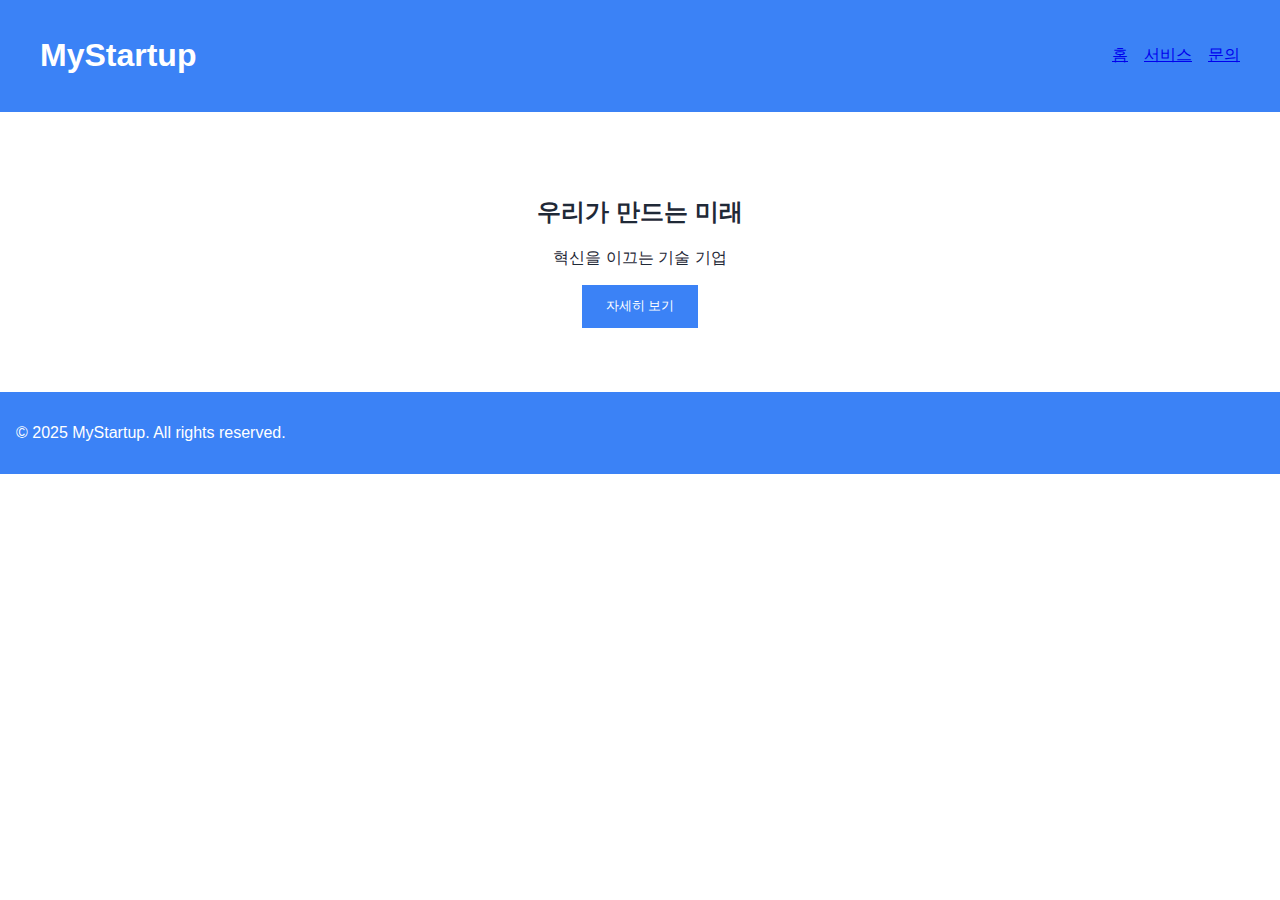
<file: html_css_pro_week1_2_materials/index.html>
<!DOCTYPE html>
<html lang="ko">
<head>
  <meta charset="UTF-8">
  <meta name="viewport" content="width=device-width, initial-scale=1.0">
  <title>스타트업 랜딩페이지</title>
  <link rel="stylesheet" href="css/style.css">
</head>
<body>
  <header class="header">
    <div class="container">
      <h1 class="logo">MyStartup</h1>
      <nav class="nav">
        <ul>
          <li><a href="#">홈</a></li>
          <li><a href="#">서비스</a></li>
          <li><a href="#">문의</a></li>
        </ul>
      </nav>
    </div>
  </header>
  <main class="hero">
    <h2>우리가 만드는 미래</h2>
    <p>혁신을 이끄는 기술 기업</p>
    <button class="cta-btn">자세히 보기</button>
  </main>
  <footer class="footer">
    <p>&copy; 2025 MyStartup. All rights reserved.</p>
  </footer>
</body>
</html>
</file>
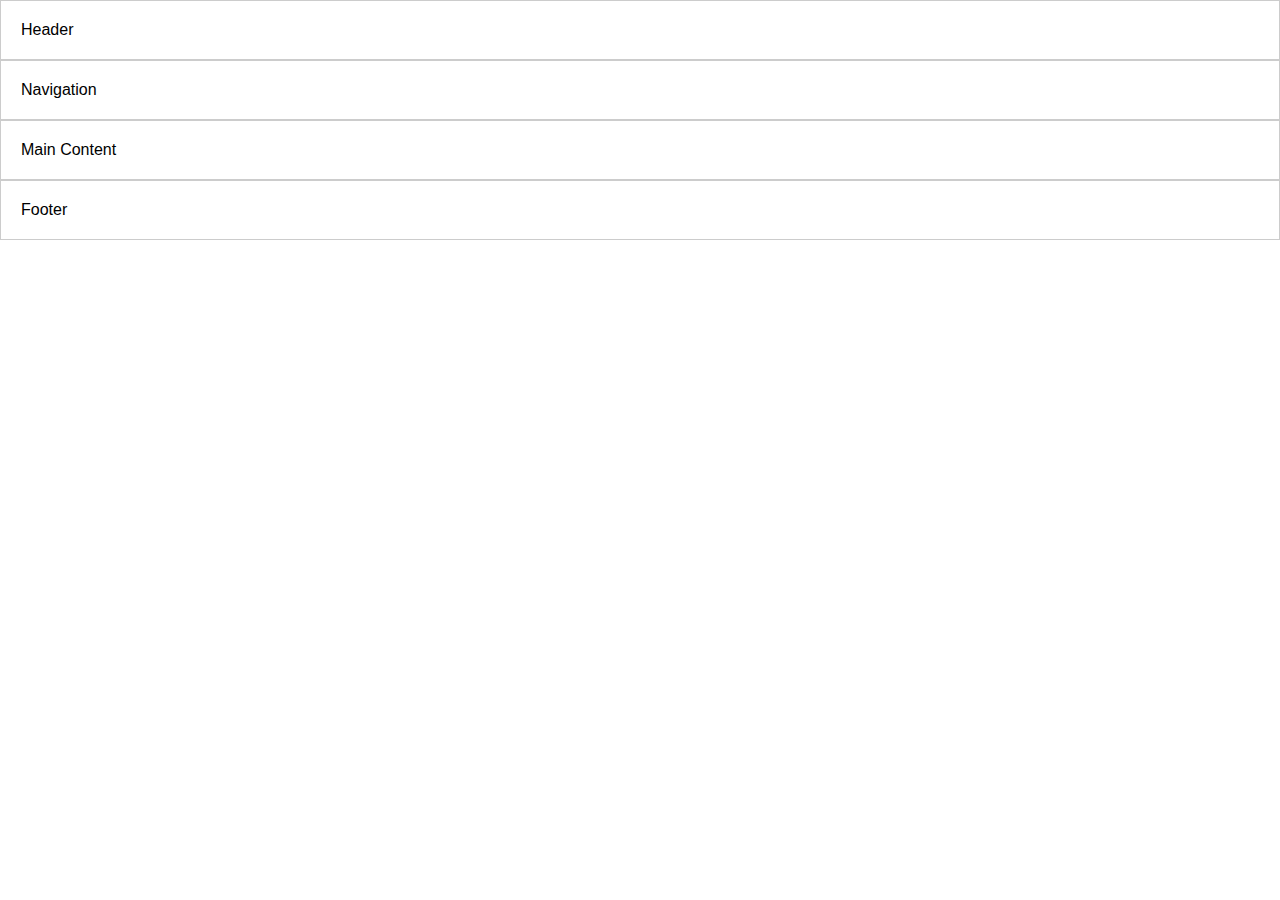
<file: html_css_week1_2_materials/index.html>
<!DOCTYPE html>
<html>
<head>
  <title>Flex Layout</title>
  <link rel="stylesheet" href="style.css">
</head>
<body>
  <header>Header</header>
  <nav>Navigation</nav>
  <main>Main Content</main>
  <footer>Footer</footer>
</body>
</html>
</file>
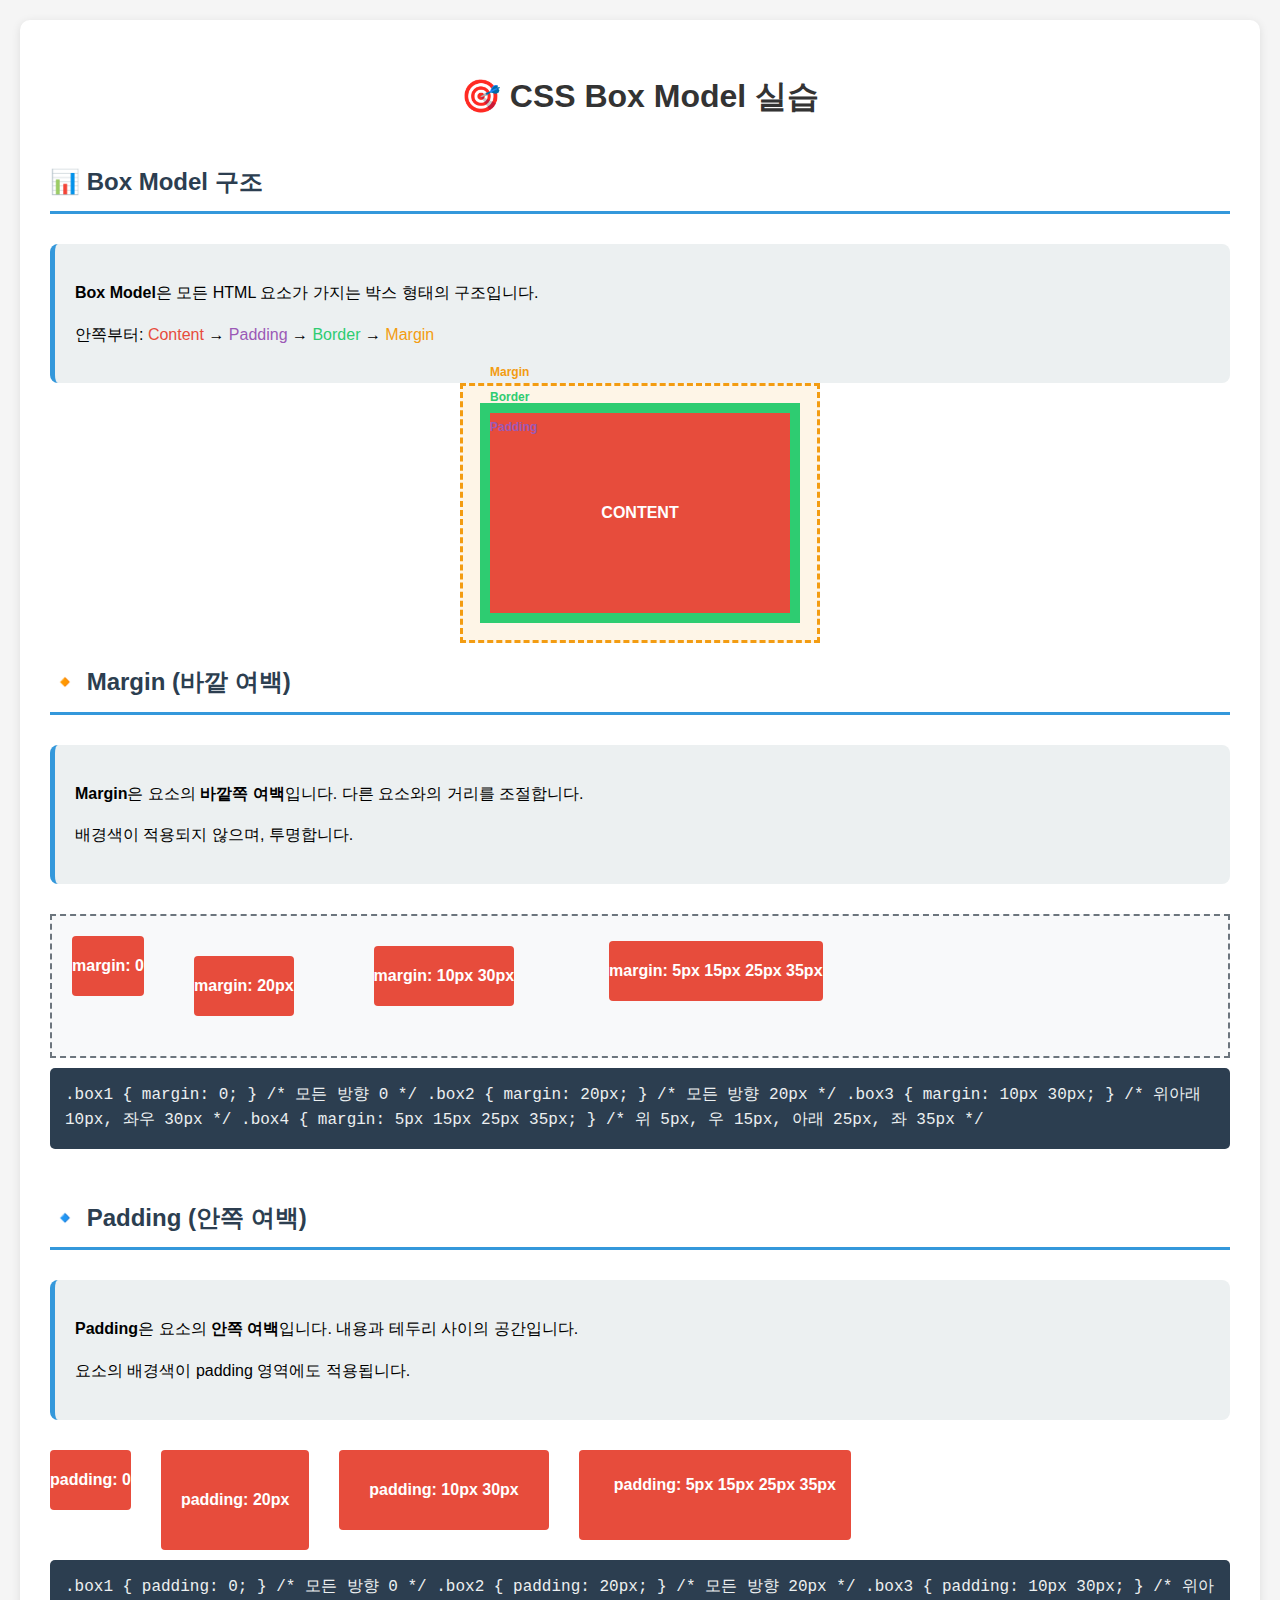
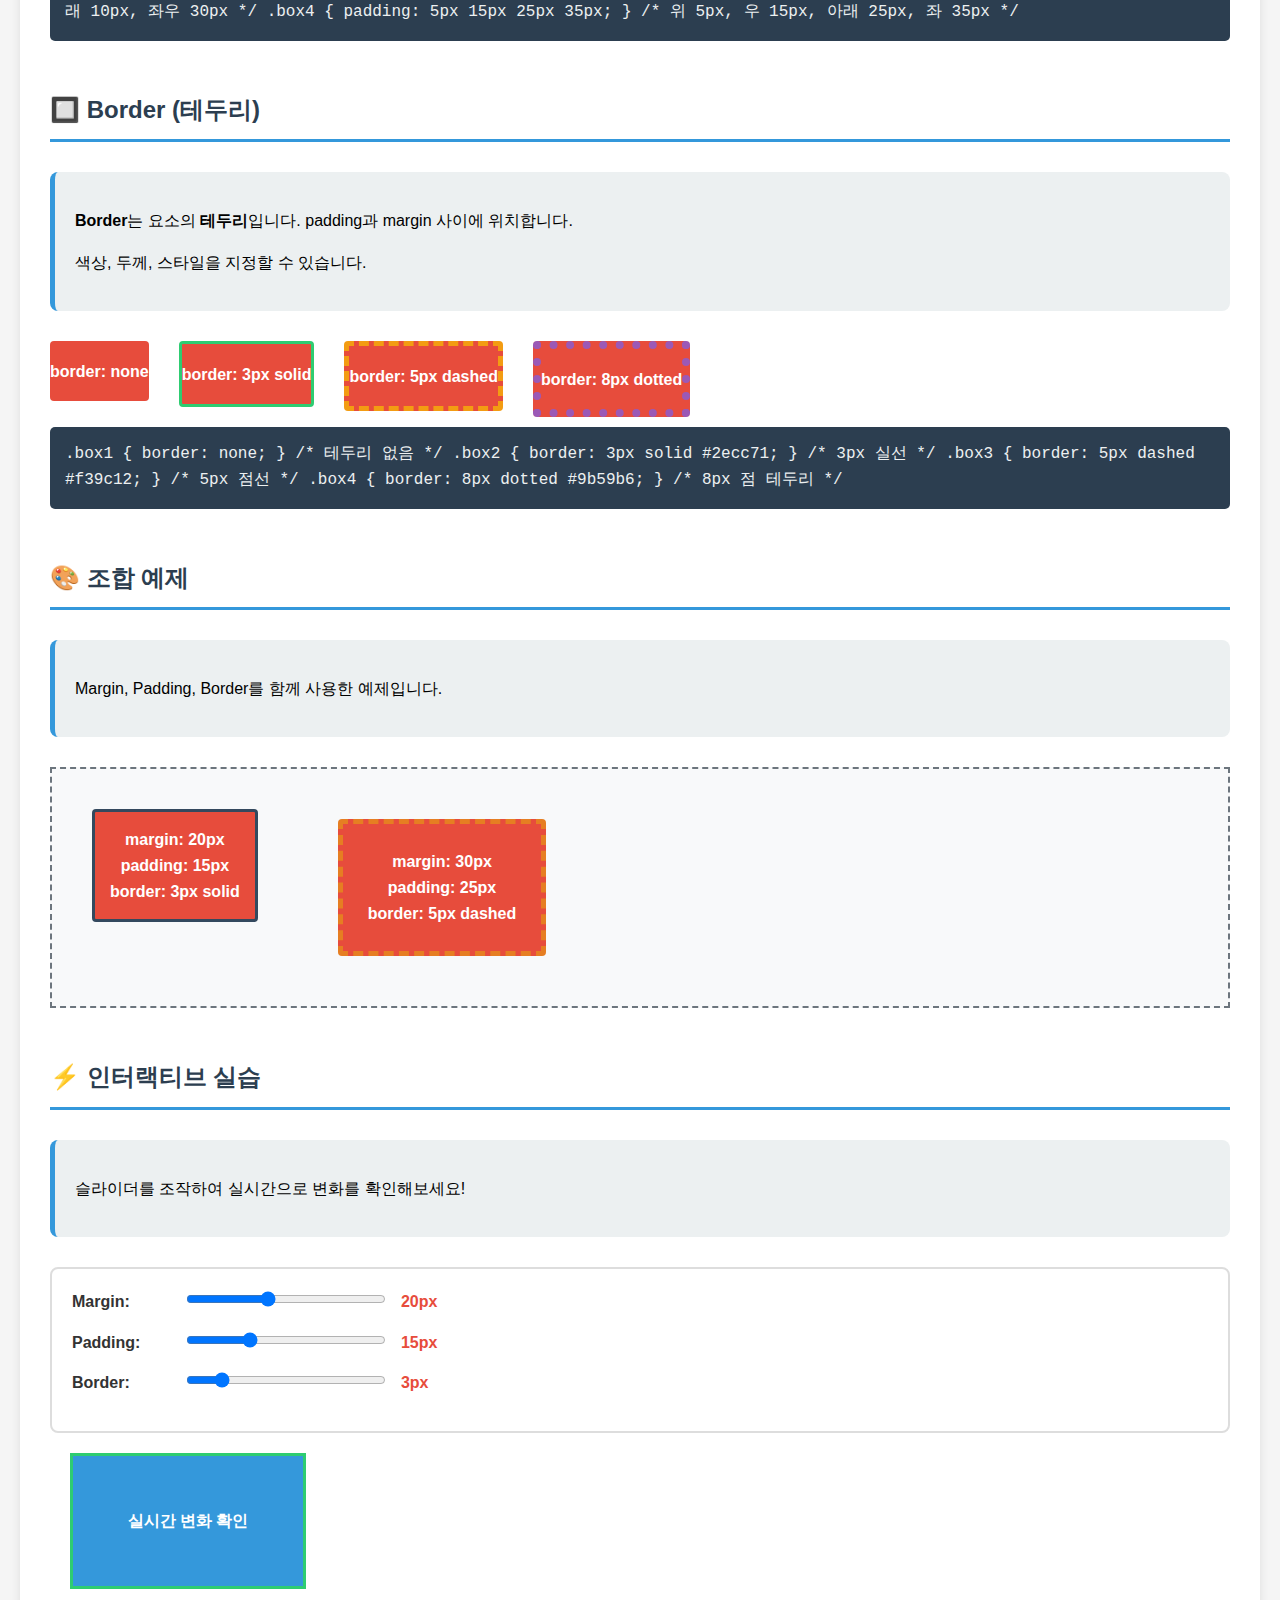
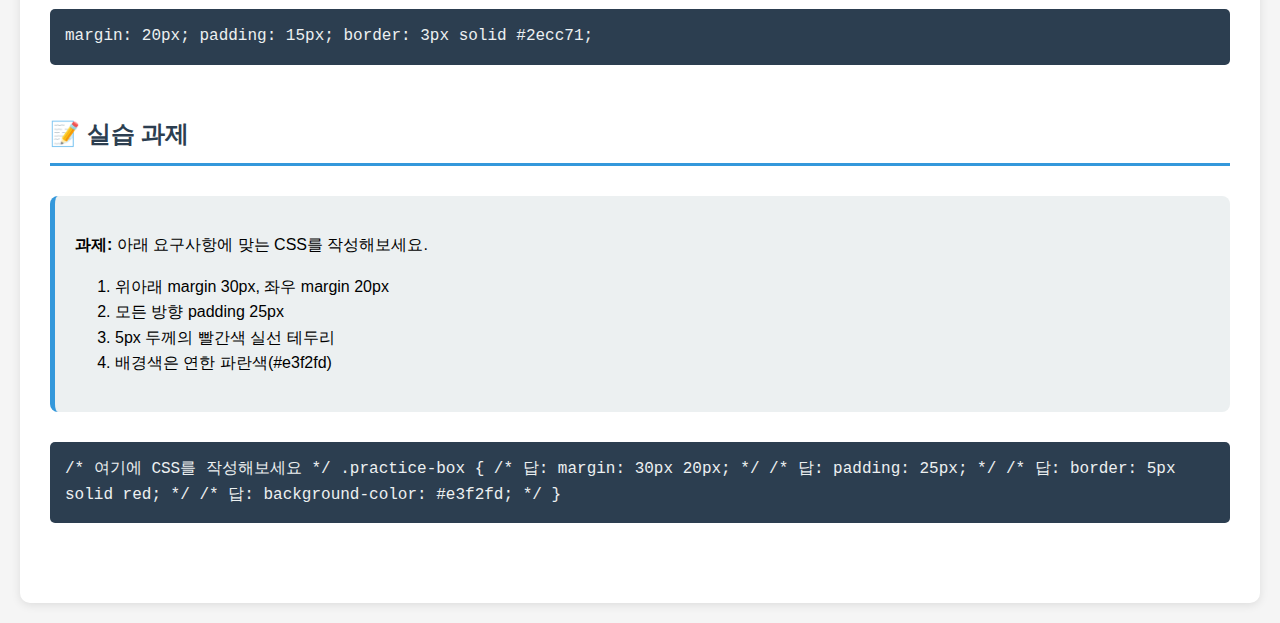
<file: css_box_model_lab.html>
<!DOCTYPE html>
<html lang="ko">
<head>
    <meta charset="UTF-8">
    <meta name="viewport" content="width=device-width, initial-scale=1.0">
    <title>CSS Box Model 실습 - Border, Margin, Padding</title>
    <style>
        body {
            font-family: 'Malgun Gothic', sans-serif;
            margin: 0;
            padding: 20px;
            background-color: #f5f5f5;
            line-height: 1.6;
        }

        .container {
            max-width: 1200px;
            margin: 0 auto;
            background: white;
            padding: 30px;
            border-radius: 10px;
            box-shadow: 0 2px 10px rgba(0,0,0,0.1);
        }

        h1 {
            text-align: center;
            color: #333;
            margin-bottom: 40px;
        }

        .section {
            margin-bottom: 50px;
        }

        .section h2 {
            color: #2c3e50;
            border-bottom: 3px solid #3498db;
            padding-bottom: 10px;
            margin-bottom: 30px;
        }

        .explanation {
            background: #ecf0f1;
            padding: 20px;
            border-radius: 8px;
            margin-bottom: 30px;
            border-left: 5px solid #3498db;
        }

        .demo-container {
            display: flex;
            gap: 30px;
            align-items: flex-start;
            flex-wrap: wrap;
        }

        .demo-box {
            background-color: #e74c3c;
            color: white;
            text-align: center;
            font-weight: bold;
            font-size: 16px;
            min-height: 60px;
            display: flex;
            align-items: center;
            justify-content: center;
            border-radius: 4px;
        }

        /* Margin 예제 */
        .margin-demo {
            background: #f8f9fa;
            padding: 20px;
            border: 2px dashed #6c757d;
        }

        .margin-example-1 { margin: 0; }
        .margin-example-2 { margin: 20px; }
        .margin-example-3 { margin: 10px 30px; }
        .margin-example-4 { margin: 5px 15px 25px 35px; }

        /* Padding 예제 */
        .padding-example-1 { padding: 0; }
        .padding-example-2 { padding: 20px; }
        .padding-example-3 { padding: 10px 30px; }
        .padding-example-4 { padding: 5px 15px 25px 35px; }

        /* Border 예제 */
        .border-example-1 { border: none; }
        .border-example-2 { border: 3px solid #2ecc71; }
        .border-example-3 { border: 5px dashed #f39c12; }
        .border-example-4 { border: 8px dotted #9b59b6; }

        /* 조합 예제 */
        .combo-example-1 {
            margin: 20px;
            padding: 15px;
            border: 3px solid #34495e;
        }

        .combo-example-2 {
            margin: 30px;
            padding: 25px;
            border: 5px dashed #e67e22;
        }

        /* 인터랙티브 컨트롤 */
        .controls {
            background: #fff;
            padding: 20px;
            border: 2px solid #ddd;
            border-radius: 8px;
            margin-top: 30px;
        }

        .control-group {
            margin-bottom: 15px;
        }

        .control-group label {
            display: inline-block;
            width: 100px;
            font-weight: bold;
            color: #333;
        }

        .control-group input[type="range"] {
            width: 200px;
            margin: 0 10px;
        }

        .control-group span {
            font-weight: bold;
            color: #e74c3c;
        }

        #interactive-box {
            width: 200px;
            height: 100px;
            background-color: #3498db;
            color: white;
            display: flex;
            align-items: center;
            justify-content: center;
            font-weight: bold;
            margin: 20px auto;
            transition: all 0.3s ease;
        }

        .code-example {
            background: #2c3e50;
            color: #ecf0f1;
            padding: 15px;
            border-radius: 5px;
            font-family: 'Courier New', monospace;
            margin: 10px 0;
            overflow-x: auto;
        }

        .visual-guide {
            display: flex;
            justify-content: center;
            margin: 30px 0;
        }

        .box-model-diagram {
            position: relative;
            width: 300px;
            height: 200px;
            background: #e74c3c;
            display: flex;
            align-items: center;
            justify-content: center;
            color: white;
            font-weight: bold;
        }

        .margin-layer {
            position: absolute;
            top: -30px;
            left: -30px;
            right: -30px;
            bottom: -30px;
            border: 3px dashed #f39c12;
            background: rgba(243, 156, 18, 0.1);
        }

        .border-layer {
            position: absolute;
            top: -10px;
            left: -10px;
            right: -10px;
            bottom: -10px;
            border: 10px solid #2ecc71;
        }

        .padding-layer {
            position: absolute;
            top: 20px;
            left: 20px;
            right: 20px;
            bottom: 20px;
            border: 2px solid #9b59b6;
            background: rgba(155, 89, 182, 0.1);
        }

        .labels {
            position: absolute;
            font-size: 12px;
            font-weight: bold;
        }

        .margin-label { top: -50px; left: 0; color: #f39c12; }
        .border-label { top: -25px; left: 0; color: #2ecc71; }
        .padding-label { top: 5px; left: 0; color: #9b59b6; }
        .content-label { top: 50%; left: 50%; transform: translate(-50%, -50%); color: white; }

        @media (max-width: 768px) {
            .demo-container {
                flex-direction: column;
            }
            
            .demo-box {
                width: 100%;
                margin: 10px 0;
            }
        }
    </style>
</head>
<body>
    <div class="container">
        <h1>🎯 CSS Box Model 실습</h1>
        
        <!-- Box Model 다이어그램 -->
        <div class="section">
            <h2>📊 Box Model 구조</h2>
            <div class="explanation">
                <p><strong>Box Model</strong>은 모든 HTML 요소가 가지는 박스 형태의 구조입니다.</p>
                <p>안쪽부터: <span style="color: #e74c3c;">Content</span> → <span style="color: #9b59b6;">Padding</span> → <span style="color: #2ecc71;">Border</span> → <span style="color: #f39c12;">Margin</span></p>
            </div>
            
            <div class="visual-guide">
                <div style="position: relative;">
                    <div class="margin-layer"></div>
                    <div class="border-layer"></div>
                    <div class="padding-layer"></div>
                    <div class="box-model-diagram">
                        CONTENT
                    </div>
                    <div class="labels margin-label">Margin</div>
                    <div class="labels border-label">Border</div>
                    <div class="labels padding-label">Padding</div>
                </div>
            </div>
        </div>

        <!-- Margin 섹션 -->
        <div class="section">
            <h2>🔸 Margin (바깥 여백)</h2>
            <div class="explanation">
                <p><strong>Margin</strong>은 요소의 <strong>바깥쪽 여백</strong>입니다. 다른 요소와의 거리를 조절합니다.</p>
                <p>배경색이 적용되지 않으며, 투명합니다.</p>
            </div>
            
            <div class="margin-demo">
                <div class="demo-container">
                    <div class="demo-box margin-example-1">margin: 0</div>
                    <div class="demo-box margin-example-2">margin: 20px</div>
                    <div class="demo-box margin-example-3">margin: 10px 30px</div>
                    <div class="demo-box margin-example-4">margin: 5px 15px 25px 35px</div>
                </div>
            </div>
            
            <div class="code-example">
.box1 { margin: 0; }                    /* 모든 방향 0 */
.box2 { margin: 20px; }                 /* 모든 방향 20px */
.box3 { margin: 10px 30px; }            /* 위아래 10px, 좌우 30px */
.box4 { margin: 5px 15px 25px 35px; }   /* 위 5px, 우 15px, 아래 25px, 좌 35px */
            </div>
        </div>

        <!-- Padding 섹션 -->
        <div class="section">
            <h2>🔹 Padding (안쪽 여백)</h2>
            <div class="explanation">
                <p><strong>Padding</strong>은 요소의 <strong>안쪽 여백</strong>입니다. 내용과 테두리 사이의 공간입니다.</p>
                <p>요소의 배경색이 padding 영역에도 적용됩니다.</p>
            </div>
            
            <div class="demo-container">
                <div class="demo-box padding-example-1">padding: 0</div>
                <div class="demo-box padding-example-2">padding: 20px</div>
                <div class="demo-box padding-example-3">padding: 10px 30px</div>
                <div class="demo-box padding-example-4">padding: 5px 15px 25px 35px</div>
            </div>
            
            <div class="code-example">
.box1 { padding: 0; }                    /* 모든 방향 0 */
.box2 { padding: 20px; }                 /* 모든 방향 20px */
.box3 { padding: 10px 30px; }            /* 위아래 10px, 좌우 30px */
.box4 { padding: 5px 15px 25px 35px; }   /* 위 5px, 우 15px, 아래 25px, 좌 35px */
            </div>
        </div>

        <!-- Border 섹션 -->
        <div class="section">
            <h2>🔲 Border (테두리)</h2>
            <div class="explanation">
                <p><strong>Border</strong>는 요소의 <strong>테두리</strong>입니다. padding과 margin 사이에 위치합니다.</p>
                <p>색상, 두께, 스타일을 지정할 수 있습니다.</p>
            </div>
            
            <div class="demo-container">
                <div class="demo-box border-example-1">border: none</div>
                <div class="demo-box border-example-2">border: 3px solid</div>
                <div class="demo-box border-example-3">border: 5px dashed</div>
                <div class="demo-box border-example-4">border: 8px dotted</div>
            </div>
            
            <div class="code-example">
.box1 { border: none; }                     /* 테두리 없음 */
.box2 { border: 3px solid #2ecc71; }        /* 3px 실선 */
.box3 { border: 5px dashed #f39c12; }       /* 5px 점선 */
.box4 { border: 8px dotted #9b59b6; }       /* 8px 점 테두리 */
            </div>
        </div>

        <!-- 조합 예제 -->
        <div class="section">
            <h2>🎨 조합 예제</h2>
            <div class="explanation">
                <p>Margin, Padding, Border를 함께 사용한 예제입니다.</p>
            </div>
            
            <div style="background: #f8f9fa; padding: 20px; border: 2px dashed #6c757d;">
                <div class="demo-container">
                    <div class="demo-box combo-example-1">
                        margin: 20px<br>
                        padding: 15px<br>
                        border: 3px solid
                    </div>
                    <div class="demo-box combo-example-2">
                        margin: 30px<br>
                        padding: 25px<br>
                        border: 5px dashed
                    </div>
                </div>
            </div>
        </div>

        <!-- 인터랙티브 실습 -->
        <div class="section">
            <h2>⚡ 인터랙티브 실습</h2>
            <div class="explanation">
                <p>슬라이더를 조작하여 실시간으로 변화를 확인해보세요!</p>
            </div>
            
            <div class="controls">
                <div class="control-group">
                    <label>Margin:</label>
                    <input type="range" id="margin-slider" min="0" max="50" value="20">
                    <span id="margin-value">20px</span>
                </div>
                
                <div class="control-group">
                    <label>Padding:</label>
                    <input type="range" id="padding-slider" min="0" max="50" value="15">
                    <span id="padding-value">15px</span>
                </div>
                
                <div class="control-group">
                    <label>Border:</label>
                    <input type="range" id="border-slider" min="0" max="20" value="3">
                    <span id="border-value">3px</span>
                </div>
            </div>
            
            <div id="interactive-box">
                실시간 변화 확인
            </div>
            
            <div class="code-example" id="current-css">
margin: 20px;
padding: 15px;
border: 3px solid #2ecc71;
            </div>
        </div>

        <!-- 실습 문제 -->
        <div class="section">
            <h2>📝 실습 과제</h2>
            <div class="explanation">
                <p><strong>과제:</strong> 아래 요구사항에 맞는 CSS를 작성해보세요.</p>
                <ol>
                    <li>위아래 margin 30px, 좌우 margin 20px</li>
                    <li>모든 방향 padding 25px</li>
                    <li>5px 두께의 빨간색 실선 테두리</li>
                    <li>배경색은 연한 파란색(#e3f2fd)</li>
                </ol>
            </div>
            
            <div class="code-example">
/* 여기에 CSS를 작성해보세요 */
.practice-box {
    /* 답: margin: 30px 20px; */
    /* 답: padding: 25px; */
    /* 답: border: 5px solid red; */
    /* 답: background-color: #e3f2fd; */
}
            </div>
        </div>
    </div>

    <script>
        // 인터랙티브 기능
        const marginSlider = document.getElementById('margin-slider');
        const paddingSlider = document.getElementById('padding-slider');
        const borderSlider = document.getElementById('border-slider');
        
        const marginValue = document.getElementById('margin-value');
        const paddingValue = document.getElementById('padding-value');
        const borderValue = document.getElementById('border-value');
        
        const interactiveBox = document.getElementById('interactive-box');
        const currentCSS = document.getElementById('current-css');

        function updateBox() {
            const margin = marginSlider.value;
            const padding = paddingSlider.value;
            const border = borderSlider.value;
            
            marginValue.textContent = margin + 'px';
            paddingValue.textContent = padding + 'px';
            borderValue.textContent = border + 'px';
            
            interactiveBox.style.margin = margin + 'px';
            interactiveBox.style.padding = padding + 'px';
            interactiveBox.style.border = border + 'px solid #2ecc71';
            
            currentCSS.textContent = `margin: ${margin}px;\npadding: ${padding}px;\nborder: ${border}px solid #2ecc71;`;
        }

        marginSlider.addEventListener('input', updateBox);
        paddingSlider.addEventListener('input', updateBox);
        borderSlider.addEventListener('input', updateBox);
        
        // 초기 상태 설정
        updateBox();
    </script>
</body>
</html>
</file>
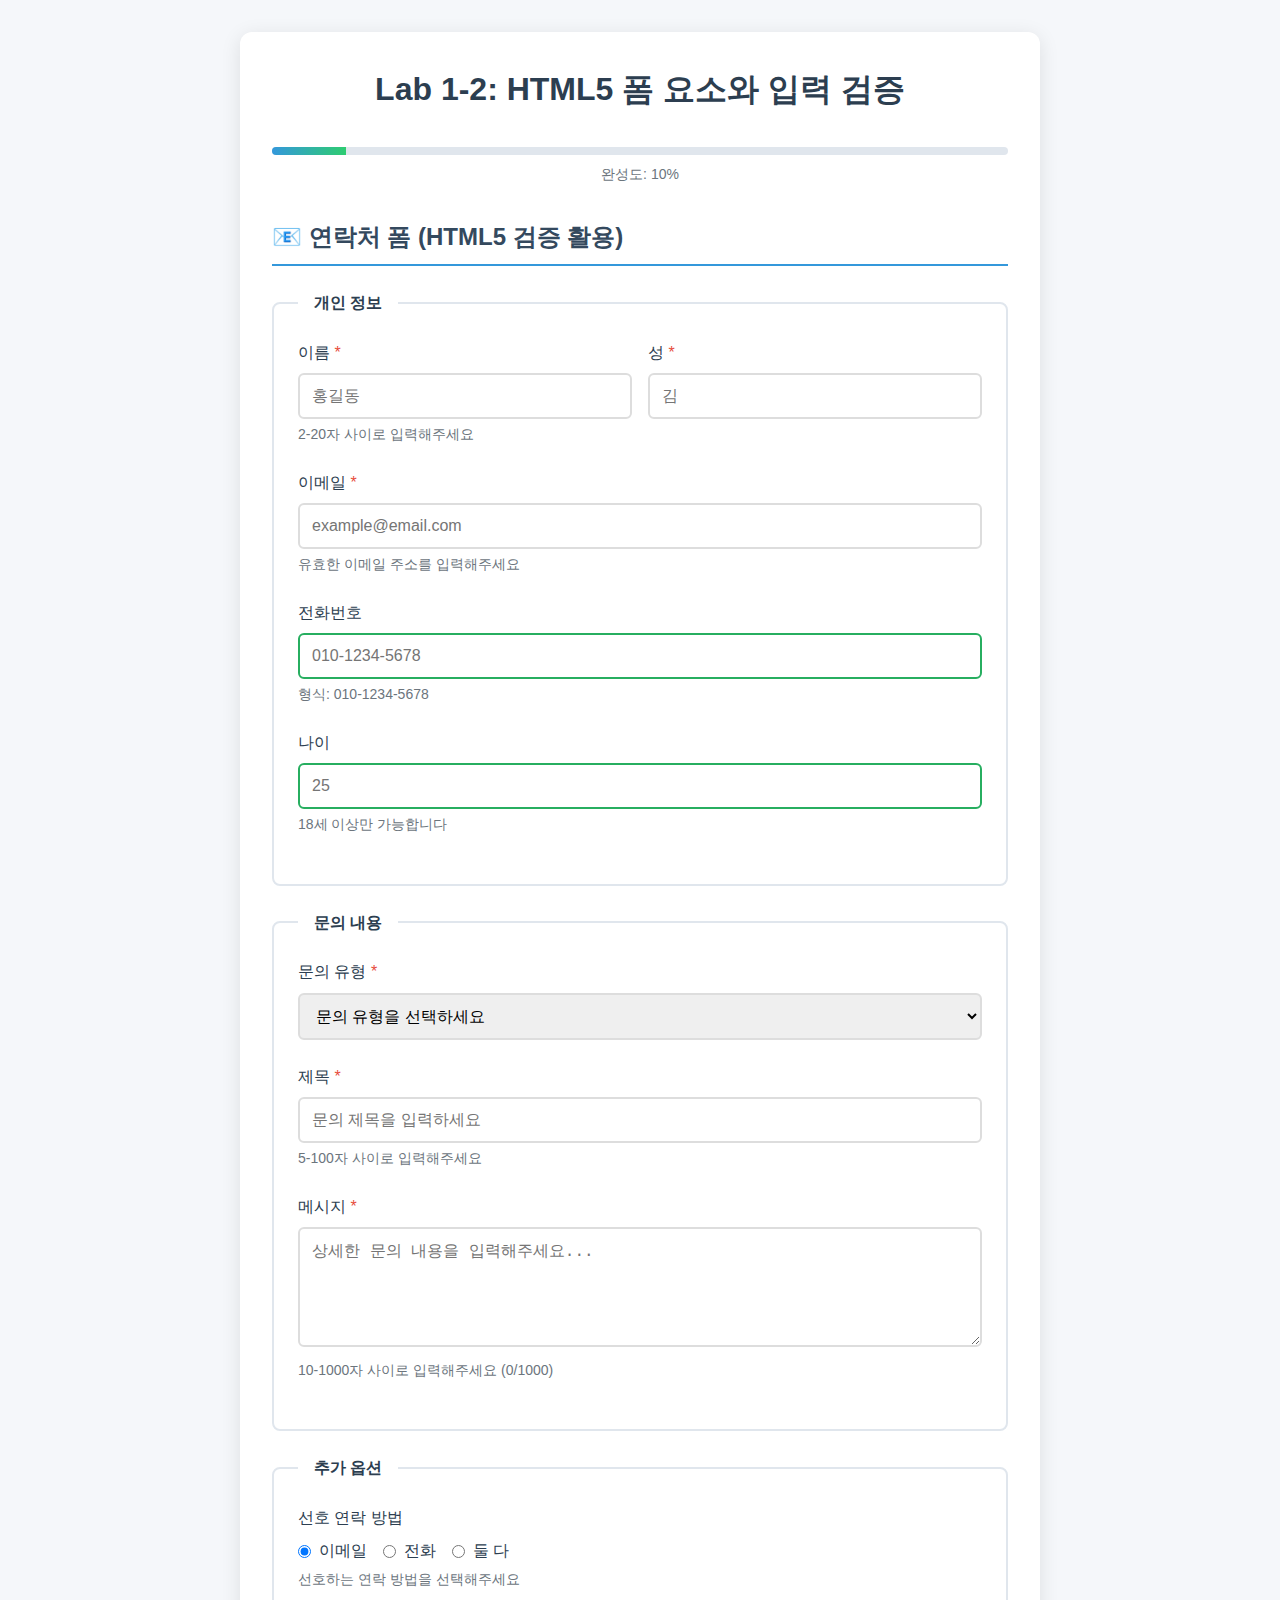
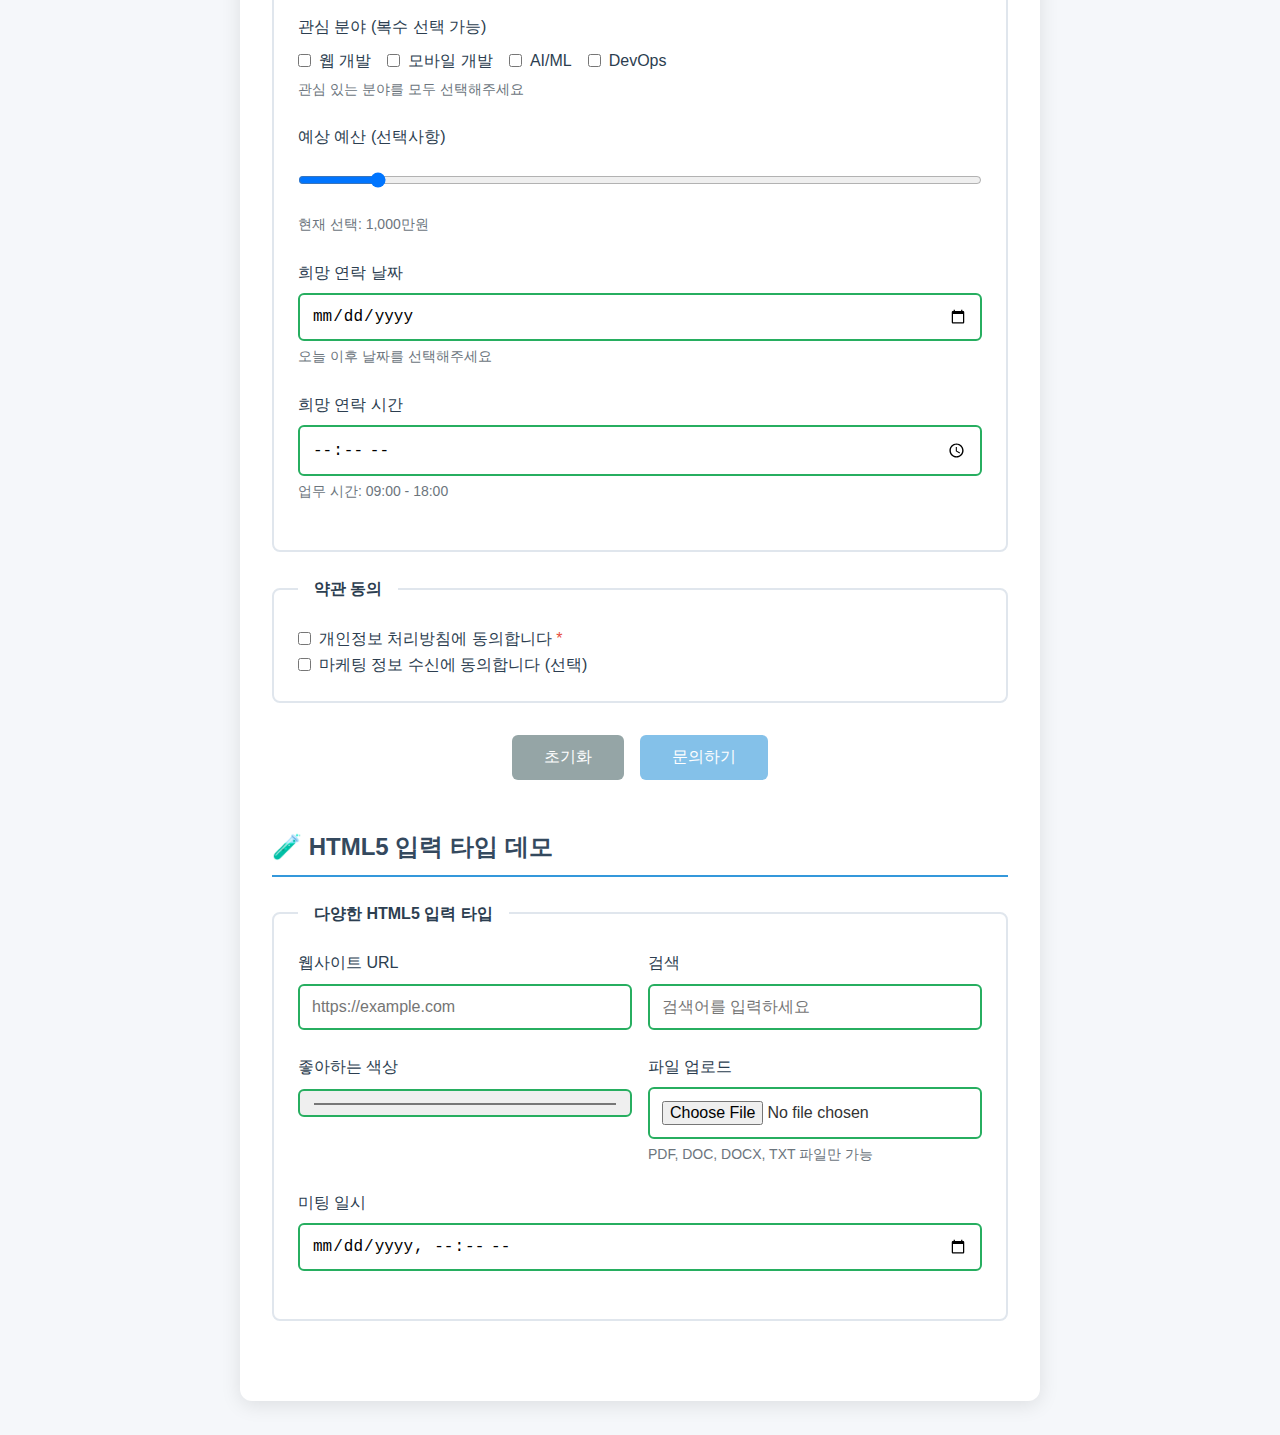
<file: lab1_2_contact_form.html>
<!DOCTYPE html>
<html lang="ko">
<head>
    <meta charset="UTF-8">
    <meta name="viewport" content="width=device-width, initial-scale=1.0">
    <title>Lab 1-2: HTML5 폼 요소와 입력 검증</title>
    <style>
        * {
            margin: 0;
            padding: 0;
            box-sizing: border-box;
        }
        
        body {
            font-family: 'Segoe UI', Tahoma, Geneva, Verdana, sans-serif;
            line-height: 1.6;
            color: #333;
            background: #f5f7fa;
            padding: 2rem;
        }
        
        .container {
            max-width: 800px;
            margin: 0 auto;
            background: white;
            padding: 2rem;
            border-radius: 12px;
            box-shadow: 0 4px 20px rgba(0, 0, 0, 0.1);
        }
        
        h1 {
            text-align: center;
            color: #2c3e50;
            margin-bottom: 2rem;
        }
        
        .form-section {
            margin-bottom: 3rem;
        }
        
        .form-section h2 {
            color: #34495e;
            border-bottom: 2px solid #3498db;
            padding-bottom: 0.5rem;
            margin-bottom: 1.5rem;
        }
        
        /* 기본 폼 스타일 */
        form {
            margin-bottom: 2rem;
        }
        
        fieldset {
            border: 2px solid #e0e6ed;
            border-radius: 8px;
            padding: 1.5rem;
            margin-bottom: 1.5rem;
        }
        
        legend {
            font-weight: bold;
            color: #2c3e50;
            padding: 0 1rem;
        }
        
        .form-group {
            margin-bottom: 1.5rem;
        }
        
        label {
            display: block;
            font-weight: 500;
            margin-bottom: 0.5rem;
            color: #2c3e50;
        }
        
        .required::after {
            content: " *";
            color: #e74c3c;
        }
        
        input, textarea, select {
            width: 100%;
            padding: 0.75rem;
            border: 2px solid #ddd;
            border-radius: 6px;
            font-size: 1rem;
            transition: border-color 0.3s, box-shadow 0.3s;
        }
        
        input:focus, textarea:focus, select:focus {
            outline: none;
            border-color: #3498db;
            box-shadow: 0 0 0 3px rgba(52, 152, 219, 0.2);
        }
        
        input:valid {
            border-color: #27ae60;
        }
        
        input:invalid:not(:placeholder-shown) {
            border-color: #e74c3c;
        }
        
        textarea {
            resize: vertical;
            min-height: 120px;
        }
        
        .form-row {
            display: grid;
            grid-template-columns: 1fr 1fr;
            gap: 1rem;
        }
        
        .checkbox-group, .radio-group {
            display: flex;
            flex-wrap: wrap;
            gap: 1rem;
        }
        
        .checkbox-item, .radio-item {
            display: flex;
            align-items: center;
            gap: 0.5rem;
        }
        
        .checkbox-item input, .radio-item input {
            width: auto;
            margin: 0;
        }
        
        .checkbox-item label, .radio-item label {
            margin: 0;
            font-weight: normal;
        }
        
        /* 버튼 스타일 */
        .btn-group {
            display: flex;
            gap: 1rem;
            justify-content: center;
            margin-top: 2rem;
        }
        
        button {
            padding: 0.75rem 2rem;
            border: none;
            border-radius: 6px;
            font-size: 1rem;
            font-weight: 500;
            cursor: pointer;
            transition: all 0.3s;
        }
        
        .btn-primary {
            background: #3498db;
            color: white;
        }
        
        .btn-primary:hover:not(:disabled) {
            background: #2980b9;
            transform: translateY(-2px);
        }
        
        .btn-secondary {
            background: #95a5a6;
            color: white;
        }
        
        .btn-secondary:hover {
            background: #7f8c8d;
        }
        
        button:disabled {
            opacity: 0.6;
            cursor: not-allowed;
        }
        
        /* 에러 및 성공 메시지 */
        .error-message {
            color: #e74c3c;
            font-size: 0.875rem;
            margin-top: 0.25rem;
            display: none;
        }
        
        .success-message {
            background: #d4edda;
            color: #155724;
            padding: 1rem;
            border-radius: 6px;
            margin-bottom: 1rem;
            border: 1px solid #c3e6cb;
            display: none;
        }
        
        /* 도움말 텍스트 */
        .help-text {
            font-size: 0.875rem;
            color: #6c757d;
            margin-top: 0.25rem;
        }
        
        /* 프로그레스 바 */
        .progress-container {
            margin-bottom: 2rem;
        }
        
        .progress-bar {
            width: 100%;
            height: 8px;
            background: #e0e6ed;
            border-radius: 4px;
            overflow: hidden;
        }
        
        .progress-fill {
            height: 100%;
            background: linear-gradient(90deg, #3498db, #2ecc71);
            width: 0%;
            transition: width 0.3s;
        }
        
        .progress-text {
            text-align: center;
            margin-top: 0.5rem;
            font-size: 0.875rem;
            color: #6c757d;
        }
        
        /* 반응형 */
        @media (max-width: 768px) {
            .container {
                padding: 1rem;
                margin: 1rem;
            }
            
            .form-row {
                grid-template-columns: 1fr;
            }
            
            .btn-group {
                flex-direction: column;
            }
        }
        
        /* 접근성 개선 */
        .visually-hidden {
            position: absolute;
            width: 1px;
            height: 1px;
            padding: 0;
            margin: -1px;
            overflow: hidden;
            clip: rect(0, 0, 0, 0);
            white-space: nowrap;
            border: 0;
        }
        
        /* 포커스 표시 개선 */
        input:focus-visible, 
        textarea:focus-visible, 
        select:focus-visible, 
        button:focus-visible {
            outline: 2px solid #3498db;
            outline-offset: 2px;
        }
    </style>
</head>
<body>
    <div class="container">
        <h1>Lab 1-2: HTML5 폼 요소와 입력 검증</h1>
        
        <!-- 진행률 표시 -->
        <div class="progress-container">
            <div class="progress-bar" role="progressbar" aria-valuenow="0" aria-valuemin="0" aria-valuemax="100">
                <div class="progress-fill"></div>
            </div>
            <div class="progress-text">완성도: <span id="progress-percentage">0%</span></div>
        </div>
        
        <!-- 성공 메시지 -->
        <div id="success-message" class="success-message" role="alert">
            <strong>성공!</strong> 폼이 성공적으로 제출되었습니다.
        </div>
        
        <!-- 메인 연락처 폼 -->
        <div class="form-section">
            <h2>📧 연락처 폼 (HTML5 검증 활용)</h2>
            <form id="contact-form" novalidate>
                <!-- 개인 정보 필드셋 -->
                <fieldset>
                    <legend>개인 정보</legend>
                    
                    <div class="form-row">
                        <div class="form-group">
                            <label for="first-name" class="required">이름</label>
                            <input type="text" 
                                   id="first-name" 
                                   name="firstName" 
                                   required 
                                   minlength="2" 
                                   maxlength="20"
                                   placeholder="홍길동"
                                   autocomplete="given-name"
                                   aria-describedby="first-name-help first-name-error">
                            <div id="first-name-help" class="help-text">2-20자 사이로 입력해주세요</div>
                            <div id="first-name-error" class="error-message" aria-live="polite"></div>
                        </div>
                        
                        <div class="form-group">
                            <label for="last-name" class="required">성</label>
                            <input type="text" 
                                   id="last-name" 
                                   name="lastName" 
                                   required 
                                   minlength="1" 
                                   maxlength="10"
                                   placeholder="김"
                                   autocomplete="family-name"
                                   aria-describedby="last-name-error">
                            <div id="last-name-error" class="error-message" aria-live="polite"></div>
                        </div>
                    </div>
                    
                    <div class="form-group">
                        <label for="email" class="required">이메일</label>
                        <input type="email" 
                               id="email" 
                               name="email" 
                               required 
                               placeholder="example@email.com"
                               autocomplete="email"
                               aria-describedby="email-help email-error">
                        <div id="email-help" class="help-text">유효한 이메일 주소를 입력해주세요</div>
                        <div id="email-error" class="error-message" aria-live="polite"></div>
                    </div>
                    
                    <div class="form-group">
                        <label for="phone">전화번호</label>
                        <input type="tel" 
                               id="phone" 
                               name="phone" 
                               pattern="[0-9]{3}-[0-9]{4}-[0-9]{4}"
                               placeholder="010-1234-5678"
                               autocomplete="tel"
                               aria-describedby="phone-help phone-error">
                        <div id="phone-help" class="help-text">형식: 010-1234-5678</div>
                        <div id="phone-error" class="error-message" aria-live="polite"></div>
                    </div>
                    
                    <div class="form-group">
                        <label for="age">나이</label>
                        <input type="number" 
                               id="age" 
                               name="age" 
                               min="18" 
                               max="100" 
                               step="1"
                               placeholder="25"
                               aria-describedby="age-help">
                        <div id="age-help" class="help-text">18세 이상만 가능합니다</div>
                    </div>
                </fieldset>
                
                <!-- 문의 내용 필드셋 -->
                <fieldset>
                    <legend>문의 내용</legend>
                    
                    <div class="form-group">
                        <label for="inquiry-type" class="required">문의 유형</label>
                        <select id="inquiry-type" name="inquiryType" required aria-describedby="inquiry-type-error">
                            <option value="">문의 유형을 선택하세요</option>
                            <option value="general">일반 문의</option>
                            <option value="technical">기술 문의</option>
                            <option value="business">비즈니스 문의</option>
                            <option value="support">고객 지원</option>
                        </select>
                        <div id="inquiry-type-error" class="error-message" aria-live="polite"></div>
                    </div>
                    
                    <div class="form-group">
                        <label for="subject" class="required">제목</label>
                        <input type="text" 
                               id="subject" 
                               name="subject" 
                               required 
                               minlength="5" 
                               maxlength="100"
                               placeholder="문의 제목을 입력하세요"
                               aria-describedby="subject-help subject-error">
                        <div id="subject-help" class="help-text">5-100자 사이로 입력해주세요</div>
                        <div id="subject-error" class="error-message" aria-live="polite"></div>
                    </div>
                    
                    <div class="form-group">
                        <label for="message" class="required">메시지</label>
                        <textarea id="message" 
                                  name="message" 
                                  required 
                                  minlength="10" 
                                  maxlength="1000"
                                  placeholder="상세한 문의 내용을 입력해주세요..."
                                  aria-describedby="message-help message-error"></textarea>
                        <div id="message-help" class="help-text">10-1000자 사이로 입력해주세요 (<span id="char-count">0</span>/1000)</div>
                        <div id="message-error" class="error-message" aria-live="polite"></div>
                    </div>
                </fieldset>
                
                <!-- 추가 옵션 필드셋 -->
                <fieldset>
                    <legend>추가 옵션</legend>
                    
                    <div class="form-group">
                        <label>선호 연락 방법</label>
                        <div class="radio-group" role="radiogroup" aria-describedby="contact-method-help">
                            <div class="radio-item">
                                <input type="radio" id="contact-email" name="contactMethod" value="email" checked>
                                <label for="contact-email">이메일</label>
                            </div>
                            <div class="radio-item">
                                <input type="radio" id="contact-phone" name="contactMethod" value="phone">
                                <label for="contact-phone">전화</label>
                            </div>
                            <div class="radio-item">
                                <input type="radio" id="contact-both" name="contactMethod" value="both">
                                <label for="contact-both">둘 다</label>
                            </div>
                        </div>
                        <div id="contact-method-help" class="help-text">선호하는 연락 방법을 선택해주세요</div>
                    </div>
                    
                    <div class="form-group">
                        <label>관심 분야 (복수 선택 가능)</label>
                        <div class="checkbox-group" role="group" aria-describedby="interests-help">
                            <div class="checkbox-item">
                                <input type="checkbox" id="interest-web" name="interests" value="web">
                                <label for="interest-web">웹 개발</label>
                            </div>
                            <div class="checkbox-item">
                                <input type="checkbox" id="interest-mobile" name="interests" value="mobile">
                                <label for="interest-mobile">모바일 개발</label>
                            </div>
                            <div class="checkbox-item">
                                <input type="checkbox" id="interest-ai" name="interests" value="ai">
                                <label for="interest-ai">AI/ML</label>
                            </div>
                            <div class="checkbox-item">
                                <input type="checkbox" id="interest-devops" name="interests" value="devops">
                                <label for="interest-devops">DevOps</label>
                            </div>
                        </div>
                        <div id="interests-help" class="help-text">관심 있는 분야를 모두 선택해주세요</div>
                    </div>
                    
                    <div class="form-group">
                        <label for="budget">예상 예산 (선택사항)</label>
                        <input type="range" 
                               id="budget" 
                               name="budget" 
                               min="100" 
                               max="10000" 
                               step="100" 
                               value="1000"
                               aria-describedby="budget-help">
                        <div id="budget-help" class="help-text">
                            현재 선택: <span id="budget-value">1,000</span>만원
                        </div>
                    </div>
                    
                    <div class="form-group">
                        <label for="preferred-date">희망 연락 날짜</label>
                        <input type="date" 
                               id="preferred-date" 
                               name="preferredDate" 
                               min=""
                               aria-describedby="date-help">
                        <div id="date-help" class="help-text">오늘 이후 날짜를 선택해주세요</div>
                    </div>
                    
                    <div class="form-group">
                        <label for="preferred-time">희망 연락 시간</label>
                        <input type="time" 
                               id="preferred-time" 
                               name="preferredTime"
                               aria-describedby="time-help">
                        <div id="time-help" class="help-text">업무 시간: 09:00 - 18:00</div>
                    </div>
                </fieldset>
                
                <!-- 약관 동의 필드셋 -->
                <fieldset>
                    <legend>약관 동의</legend>
                    
                    <div class="checkbox-group">
                        <div class="checkbox-item">
                            <input type="checkbox" 
                                   id="privacy-agree" 
                                   name="privacyAgree" 
                                   required
                                   aria-describedby="privacy-error">
                            <label for="privacy-agree" class="required">
                                개인정보 처리방침에 동의합니다
                            </label>
                        </div>
                        <div id="privacy-error" class="error-message" aria-live="polite"></div>
                    </div>
                    
                    <div class="checkbox-group">
                        <div class="checkbox-item">
                            <input type="checkbox" 
                                   id="marketing-agree" 
                                   name="marketingAgree">
                            <label for="marketing-agree">
                                마케팅 정보 수신에 동의합니다 (선택)
                            </label>
                        </div>
                    </div>
                </fieldset>
                
                <!-- 버튼 그룹 -->
                <div class="btn-group">
                    <button type="button" id="reset-btn" class="btn-secondary">
                        초기화
                    </button>
                    <button type="submit" id="submit-btn" class="btn-primary" disabled>
                        문의하기
                    </button>
                </div>
            </form>
        </div>
        
        <!-- 추가 HTML5 입력 타입 데모 -->
        <div class="form-section">
            <h2>🧪 HTML5 입력 타입 데모</h2>
            <form id="demo-form">
                <fieldset>
                    <legend>다양한 HTML5 입력 타입</legend>
                    
                    <div class="form-row">
                        <div class="form-group">
                            <label for="demo-url">웹사이트 URL</label>
                            <input type="url" 
                                   id="demo-url" 
                                   name="website" 
                                   placeholder="https://example.com">
                        </div>
                        
                        <div class="form-group">
                            <label for="demo-search">검색</label>
                            <input type="search" 
                                   id="demo-search" 
                                   name="search" 
                                   placeholder="검색어를 입력하세요">
                        </div>
                    </div>
                    
                    <div class="form-row">
                        <div class="form-group">
                            <label for="demo-color">좋아하는 색상</label>
                            <input type="color" 
                                   id="demo-color" 
                                   name="favoriteColor" 
                                   value="#3498db">
                        </div>
                        
                        <div class="form-group">
                            <label for="demo-file">파일 업로드</label>
                            <input type="file" 
                                   id="demo-file" 
                                   name="attachment" 
                                   accept=".pdf,.doc,.docx,.txt"
                                   aria-describedby="file-help">
                            <div id="file-help" class="help-text">PDF, DOC, DOCX, TXT 파일만 가능</div>
                        </div>
                    </div>
                    
                    <div class="form-group">
                        <label for="demo-datetime">미팅 일시</label>
                        <input type="datetime-local" 
                               id="demo-datetime" 
                               name="meetingDateTime">
                    </div>
                </fieldset>
            </form>
        </div>
    </div>

    <script>
        // DOM 요소 참조
        const form = document.getElementById('contact-form');
        const submitBtn = document.getElementById('submit-btn');
        const resetBtn = document.getElementById('reset-btn');
        const successMessage = document.getElementById('success-message');
        const progressFill = document.querySelector('.progress-fill');
        const progressPercentage = document.getElementById('progress-percentage');
        const charCount = document.getElementById('char-count');
        const budgetValue = document.getElementById('budget-value');
        const messageTextarea = document.getElementById('message');
        const budgetRange = document.getElementById('budget');
        const preferredDate = document.getElementById('preferred-date');

        // 페이지 로드 시 초기화
        document.addEventListener('DOMContentLoaded', function() {
            // 오늘 날짜 이후만 선택 가능하도록 설정
            const today = new Date().toISOString().split('T')[0];
            preferredDate.min = today;
            
            // 초기 폼 검증
            validateForm();
            updateProgress();
        });

        // 실시간 검증 및 피드백
        form.addEventListener('input', function(e) {
            validateField(e.target);
            validateForm();
            updateProgress();
        });

        form.addEventListener('change', function(e) {
            validateField(e.target);
            validateForm();
            updateProgress();
        });

        // 메시지 글자 수 카운터
        messageTextarea.addEventListener('input', function() {
            const count = this.value.length;
            charCount.textContent = count;
            
            // 글자 수에 따른 색상 변경
            if (count > 900) {
                charCount.style.color = '#e74c3c';
            } else if (count > 800) {
                charCount.style.color = '#f39c12';
            } else {
                charCount.style.color = '#27ae60';
            }
        });

        // 예산 범위 슬라이더
        budgetRange.addEventListener('input', function() {
            const value = parseInt(this.value);
            budgetValue.textContent = value.toLocaleString();
        });

        // 개별 필드 검증 함수
        function validateField(field) {
            const errorElement = document.getElementById(field.name + '-error') || 
                               document.getElementById(field.id + '-error');
            
            if (!errorElement) return;

            let errorMessage = '';

            // 필수 필드 검사
            if (field.hasAttribute('required') && !field.value.trim()) {
                errorMessage = '이 필드는 필수입니다.';
            }
            // 이메일 검증
            else if (field.type === 'email' && field.value) {
                const emailRegex = /^[^\s@]+@[^\s@]+\.[^\s@]+$/;
                if (!emailRegex.test(field.value)) {
                    errorMessage = '올바른 이메일 형식을 입력해주세요.';
                }
            }
            // 전화번호 검증
            else if (field.type === 'tel' && field.value) {
                const phoneRegex = /^[0-9]{3}-[0-9]{4}-[0-9]{4}$/;
                if (!phoneRegex.test(field.value)) {
                    errorMessage = '전화번호 형식이 올바르지 않습니다. (예: 010-1234-5678)';
                }
            }
            // 길이 검증
            else if (field.minLength && field.value.length < field.minLength) {
                errorMessage = `최소 ${field.minLength}자 이상 입력해주세요.`;
            }
            else if (field.maxLength && field.value.length > field.maxLength) {
                errorMessage = `최대 ${field.maxLength}자까지만 입력 가능합니다.`;
            }
            // 숫자 범위 검증
            else if (field.type === 'number' && field.value) {
                const value = parseInt(field.value);
                if (field.min && value < parseInt(field.min)) {
                    errorMessage = `최소값은 ${field.min}입니다.`;
                }
                if (field.max && value > parseInt(field.max)) {
                    errorMessage = `최대값은 ${field.max}입니다.`;
                }
            }

            // 에러 메시지 표시
            if (errorMessage) {
                errorElement.textContent = errorMessage;
                errorElement.style.display = 'block';
                field.setAttribute('aria-invalid', 'true');
            } else {
                errorElement.style.display = 'none';
                field.setAttribute('aria-invalid', 'false');
            }
        }

        // 전체 폼 검증
        function validateForm() {
            const requiredFields = form.querySelectorAll('[required]');
            let isValid = true;

            requiredFields.forEach(field => {
                if (field.type === 'checkbox') {
                    if (!field.checked) isValid = false;
                } else if (!field.value.trim()) {
                    isValid = false;
                }
                
                // 추가 검증 (이메일, 길이 등)
                if (field.value.trim()) {
                    if (field.type === 'email') {
                        const emailRegex = /^[^\s@]+@[^\s@]+\.[^\s@]+$/;
                        if (!emailRegex.test(field.value)) isValid = false;
                    }
                    
                    if (field.minLength && field.value.length < field.minLength) {
                        isValid = false;
                    }
                }
            });

            submitBtn.disabled = !isValid;
            return isValid;
        }

        // 진행률 업데이트
        function updateProgress() {
            const allFields = form.querySelectorAll('input, textarea, select');
            const filledFields = Array.from(allFields).filter(field => {
                if (field.type === 'checkbox' || field.type === 'radio') {
                    return field.checked;
                }
                return field.value.trim() !== '';
            });

            const progress = Math.round((filledFields.length / allFields.length) * 100);
            progressFill.style.width = progress + '%';
            progressPercentage.textContent = progress + '%';
            
            // 진행률 바에 ARIA 속성 업데이트
            progressFill.parentElement.setAttribute('aria-valuenow', progress);
        }

        // 폼 제출 처리
        form.addEventListener('submit', function(e) {
            e.preventDefault();
            
            if (validateForm()) {
                // 실제 환경에서는 서버로 데이터 전송
                console.log('폼 데이터:', new FormData(form));
                
                // 성공 메시지 표시
                successMessage.style.display = 'block';
                successMessage.scrollIntoView({ behavior: 'smooth' });
                
                // 폼 비활성화
                submitBtn.disabled = true;
                submitBtn.textContent = '제출 완료';
                
                // 성공 알림 (접근성)
                const announcement = document.createElement('div');
                announcement.setAttribute('aria-live', 'assertive');
                announcement.className = 'visually-hidden';
                announcement.textContent = '폼이 성공적으로 제출되었습니다.';
                document.body.appendChild(announcement);
                
                setTimeout(() => {
                    document.body.removeChild(announcement);
                }, 1000);
            }
        });

        // 폼 초기화
        resetBtn.addEventListener('click', function() {
            if (confirm('모든 입력 내용이 삭제됩니다. 계속하시겠습니까?')) {
                form.reset();
                
                // 에러 메시지 숨기기
                const errorMessages = form.querySelectorAll('.error-message');
                errorMessages.forEach(msg => msg.style.display = 'none');
                
                // ARIA 속성 초기화
                const fields = form.querySelectorAll('input, textarea, select');
                fields.forEach(field => field.removeAttribute('aria-invalid'));
                
                // 성공 메시지 숨기기
                successMessage.style.display = 'none';
                
                // 버튼 상태 초기화
                submitBtn.disabled = true;
                submitBtn.textContent = '문의하기';
                
                // 진행률 초기화
                updateProgress();
                
                // 글자 수 카운터 초기화
                charCount.textContent = '0';
                charCount.style.color = '#27ae60';
                
                // 예산 값 초기화
                budgetValue.textContent = '1,000';
            }
        });

        // 키보드 접근성 개선
        form.addEventListener('keydown', function(e) {
            // Enter 키로 다음 필드로 이동 (textarea 제외)
            if (e.key === 'Enter' && e.target.tagName !== 'TEXTAREA') {
                e.preventDefault();
                const fields = Array.from(form.querySelectorAll('input, textarea, select, button'));
                const currentIndex = fields.indexOf(e.target);
                const nextField = fields[currentIndex + 1];
                
                if (nextField) {
                    nextField.focus();
                }
            }
        });

        // 실시간 도움말 (툴팁)
        const helpTexts = document.querySelectorAll('.help-text');
        helpTexts.forEach(helpText => {
            const field = helpText.closest('.form-group').querySelector('input, textarea, select');
            if (field) {
                field.addEventListener('focus', function() {
                    helpText.style.fontWeight = 'bold';
                });
                
                field.addEventListener('blur', function() {
                    helpText.style.fontWeight = 'normal';
                });
            }
        });

        // 데모 폼 기능
        const demoForm = document.getElementById('demo-form');
        const demoColor = document.getElementById('demo-color');
        const demoFile = document.getElementById('demo-file');

        // 색상 선택 시 배경색 변경
        demoColor.addEventListener('change', function() {
            document.body.style.background = `linear-gradient(135deg, ${this.value}22, #f5f7fa)`;
        });

        // 파일 선택 시 정보 표시
        demoFile.addEventListener('change', function() {
            const file = this.files[0];
            if (file) {
                const fileInfo = `선택된 파일: ${file.name} (${(file.size / 1024).toFixed(1)}KB)`;
                const helpElement = document.getElementById('file-help');
                helpElement.textContent = fileInfo;
                helpElement.style.color = '#27ae60';
            }
        });
    </script>
</body>
</html>
</file>
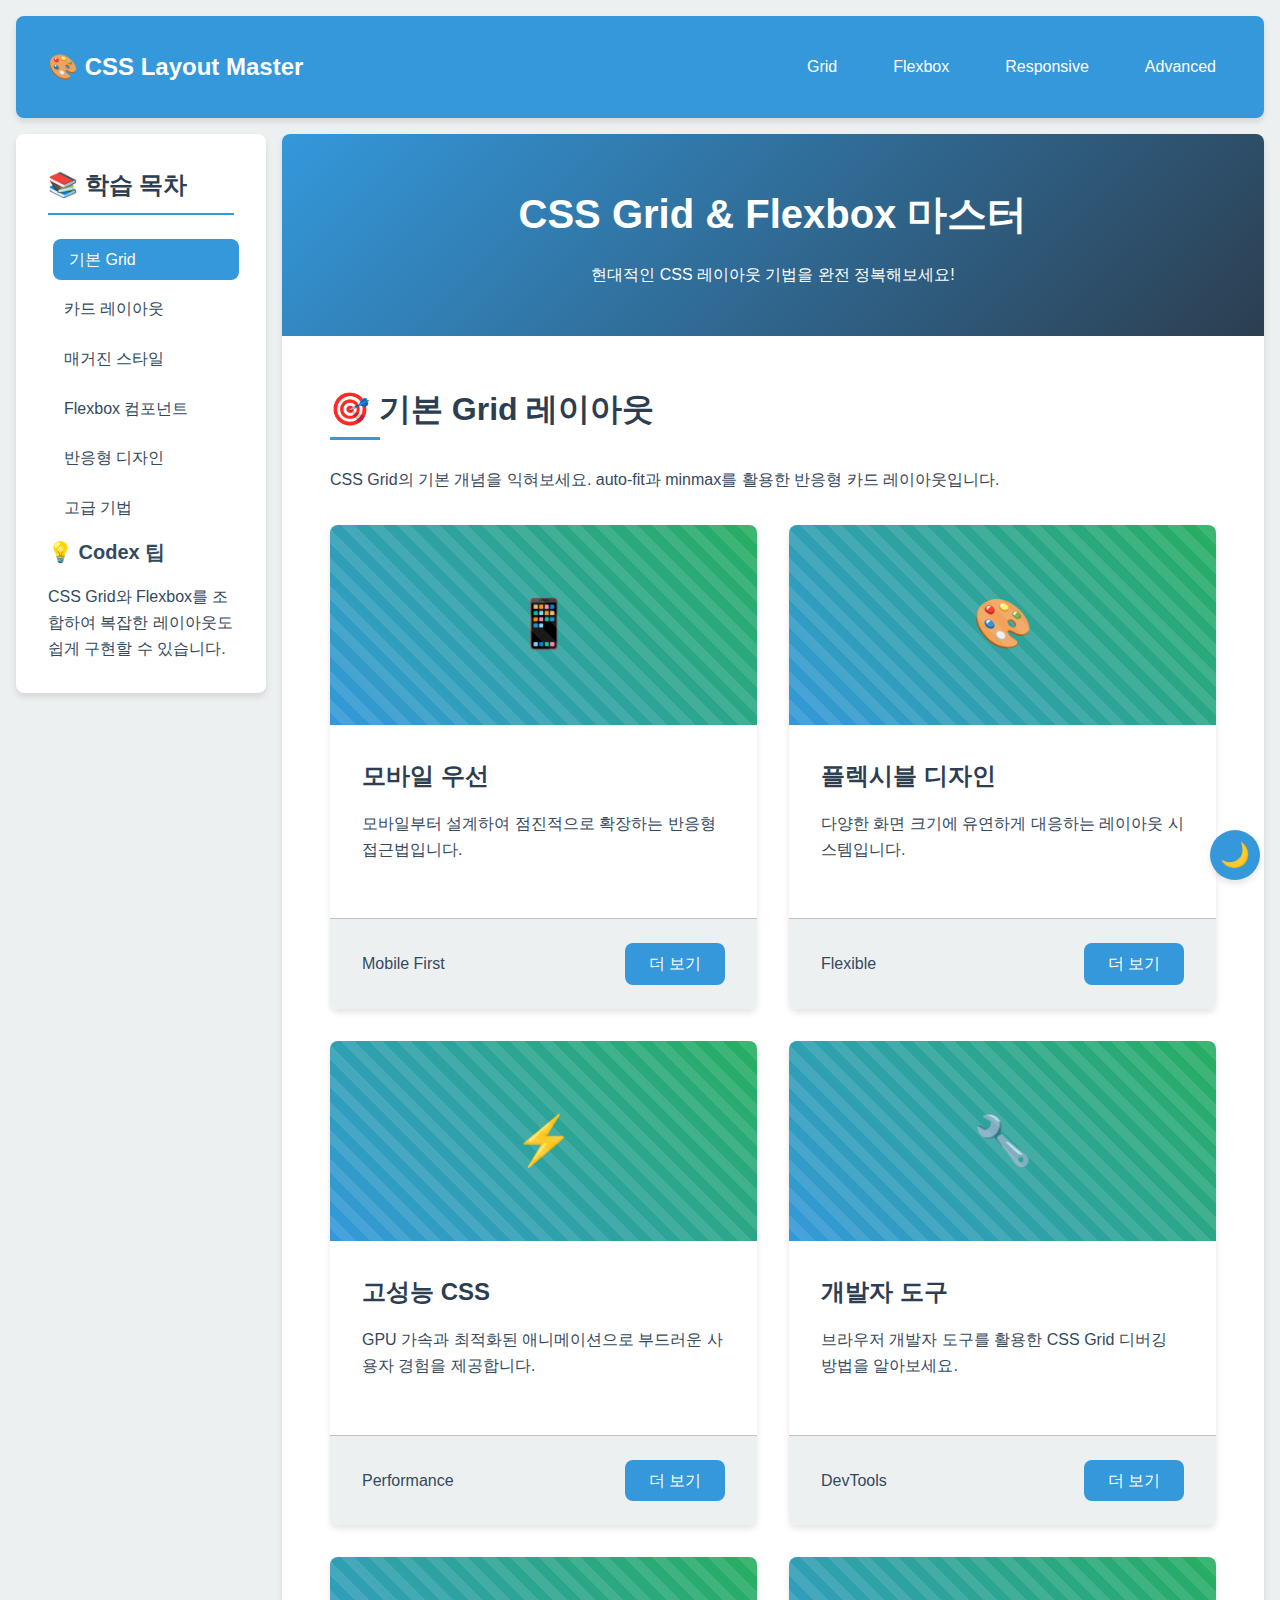
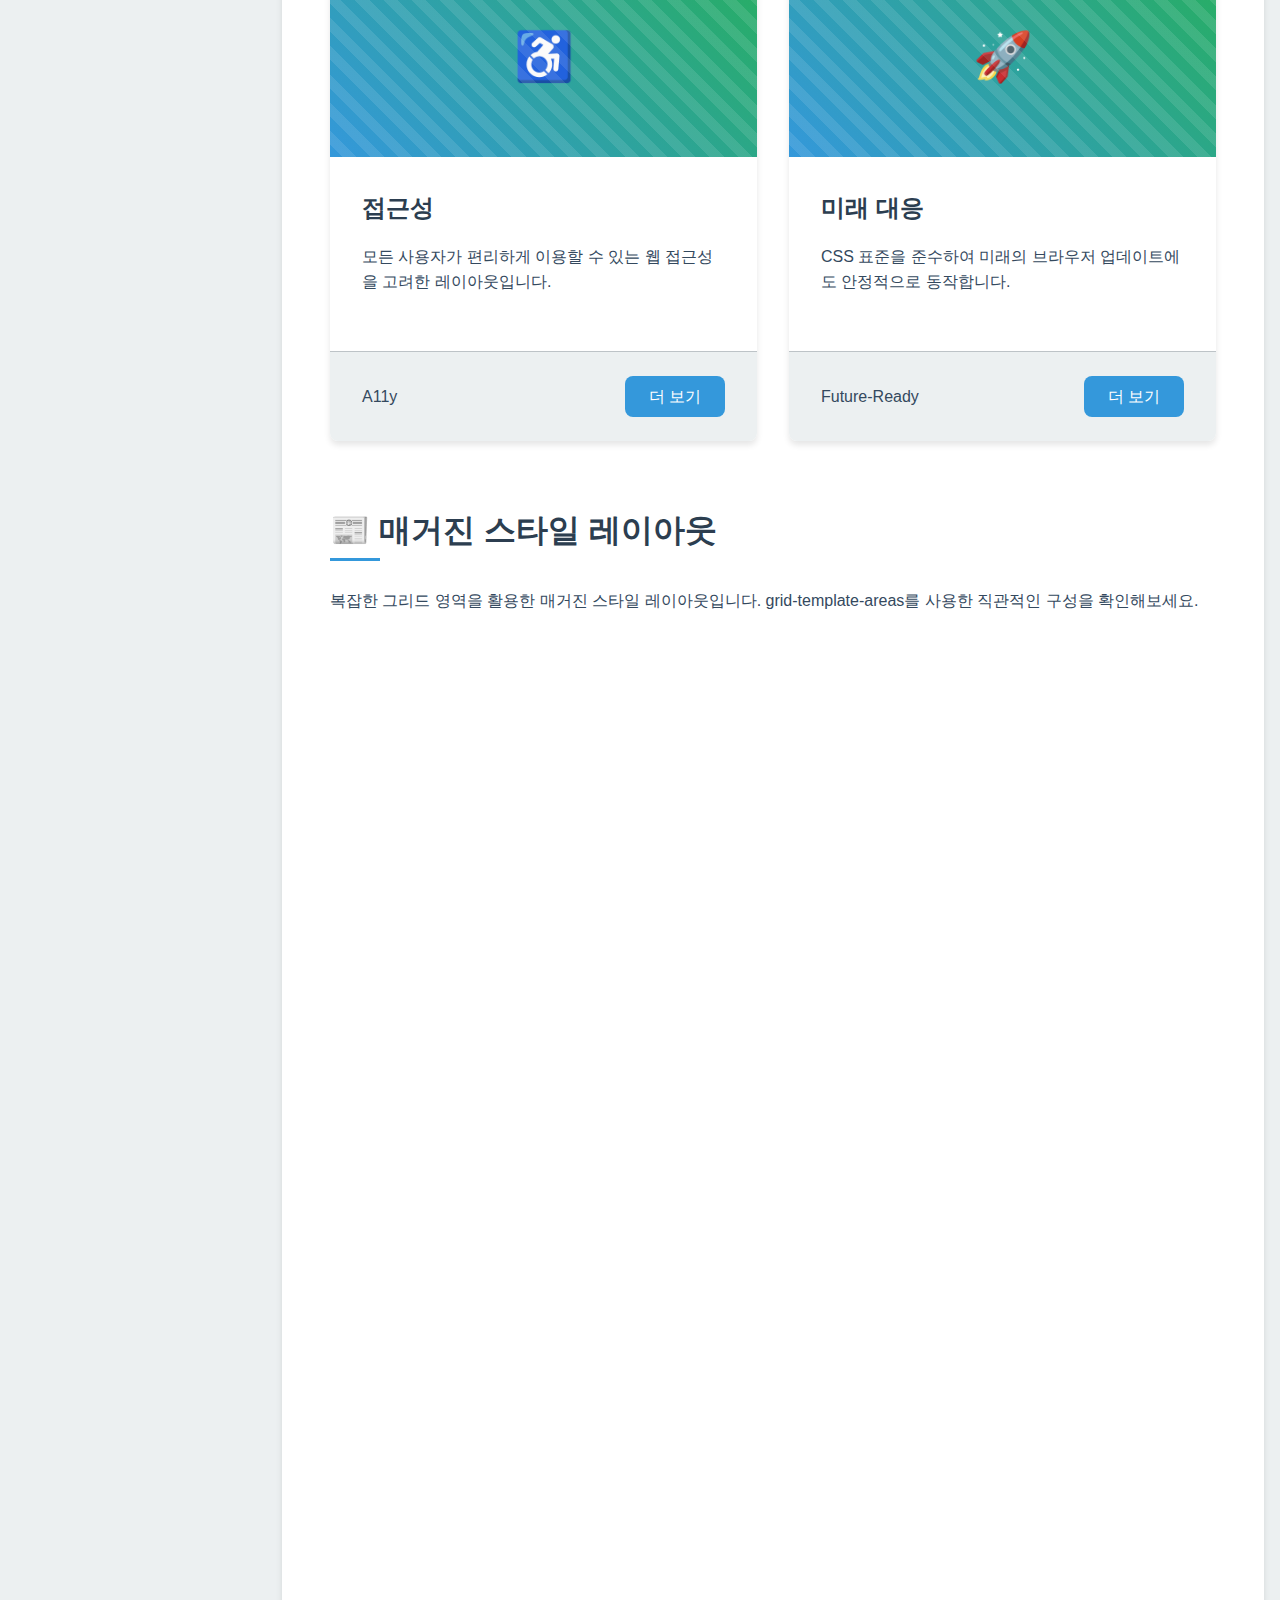
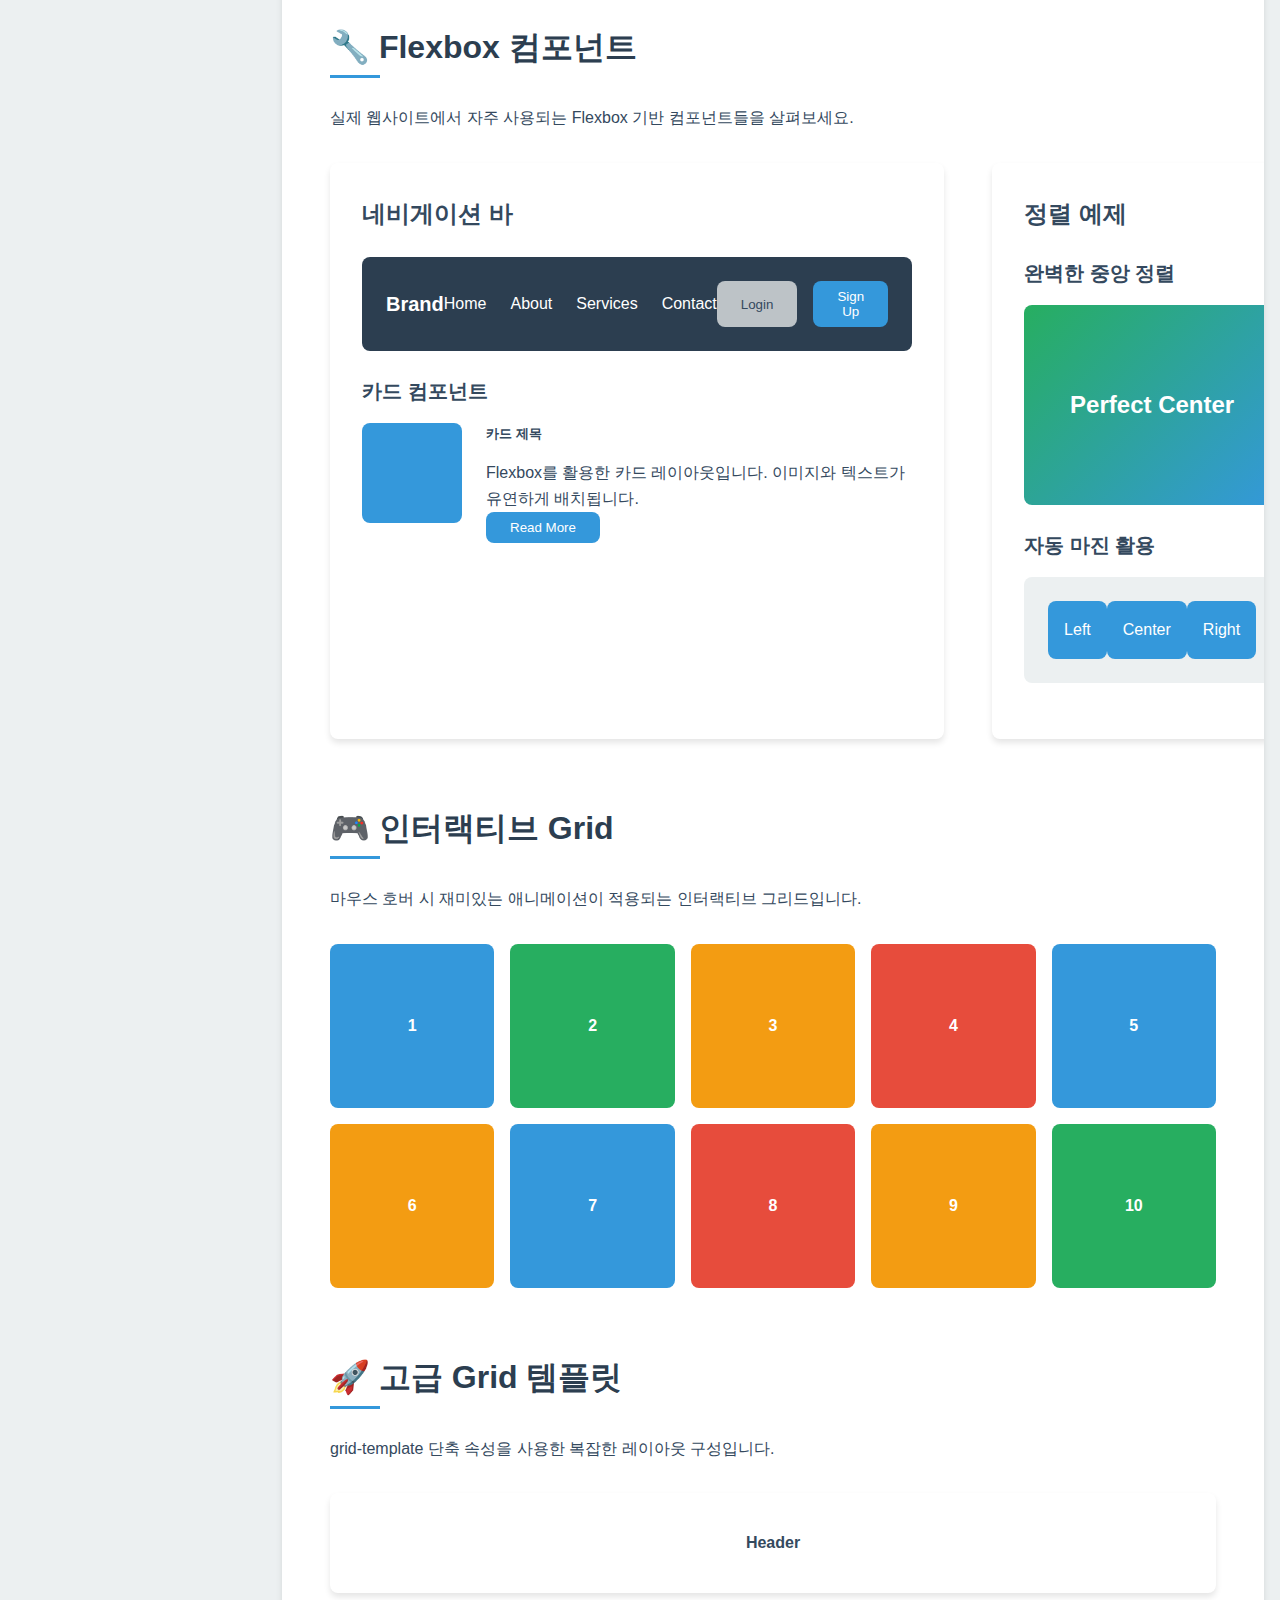
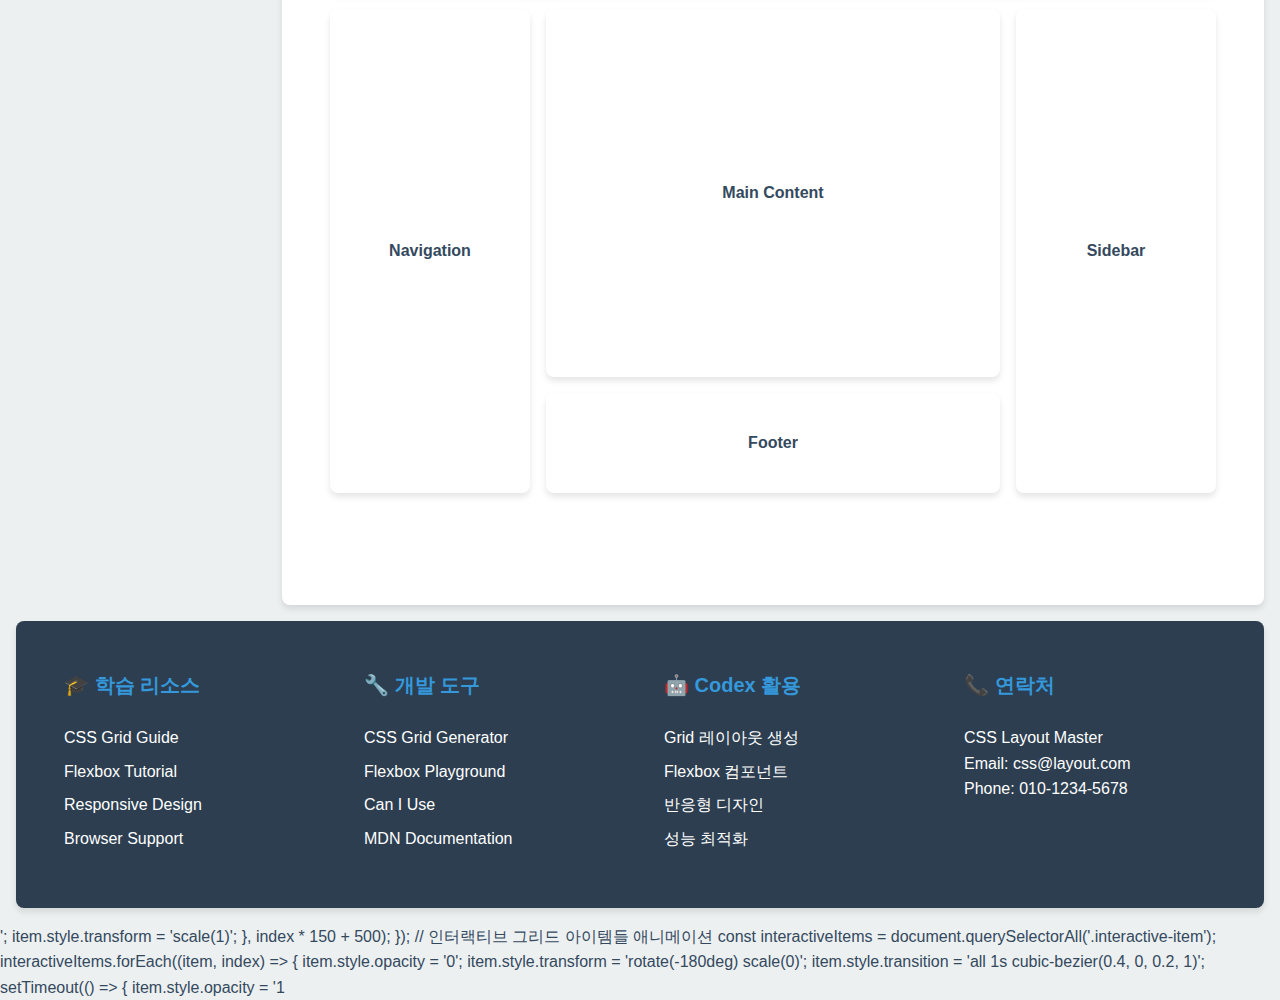
<file: lab2_1_layouts.html>
<!DOCTYPE html>
<html lang="ko">
<head>
    <meta charset="UTF-8">
    <meta name="viewport" content="width=device-width, initial-scale=1.0">
    <title>Lab 2-1: CSS Grid & Flexbox 마스터</title>
    <style>
        /* CSS 리셋 */
        * {
            margin: 0;
            padding: 0;
            box-sizing: border-box;
        }

        /* CSS 커스텀 속성 (변수) */
        :root {
            --primary-color: #3498db;
            --secondary-color: #2c3e50;
            --accent-color: #e74c3c;
            --success-color: #27ae60;
            --warning-color: #f39c12;
            --light-gray: #ecf0f1;
            --medium-gray: #bdc3c7;
            --dark-gray: #34495e;
            --white: #ffffff;
            --shadow: 0 4px 6px rgba(0, 0, 0, 0.1);
            --shadow-hover: 0 8px 15px rgba(0, 0, 0, 0.2);
            --border-radius: 8px;
            --transition: all 0.3s cubic-bezier(0.4, 0, 0.2, 1);
            
            /* 반응형 브레이크포인트 */
            --mobile: 768px;
            --tablet: 1024px;
            --desktop: 1200px;
            
            /* 간격 시스템 */
            --space-xs: 0.5rem;
            --space-sm: 1rem;
            --space-md: 1.5rem;
            --space-lg: 2rem;
            --space-xl: 3rem;
            --space-xxl: 4rem;
        }

        /* 기본 타이포그래피 */
        body {
            font-family: 'Segoe UI', Tahoma, Geneva, Verdana, sans-serif;
            line-height: 1.6;
            color: var(--dark-gray);
            background: var(--light-gray);
        }

        h1, h2, h3, h4, h5, h6 {
            font-weight: 600;
            margin-bottom: var(--space-sm);
        }

        h1 { font-size: 2.5rem; }
        h2 { font-size: 2rem; }
        h3 { font-size: 1.5rem; }
        h4 { font-size: 1.25rem; }

        /* 메인 Grid 레이아웃 - 페이지 전체 구조 */
        .page-grid {
            display: grid;
            grid-template-areas:
                "header header"
                "sidebar main"
                "footer footer";
            grid-template-columns: 250px 1fr;
            grid-template-rows: auto 1fr auto;
            min-height: 100vh;
            gap: var(--space-sm);
            padding: var(--space-sm);
        }

        /* 헤더 */
        .main-header {
            grid-area: header;
            background: var(--primary-color);
            color: var(--white);
            padding: var(--space-lg);
            border-radius: var(--border-radius);
            box-shadow: var(--shadow);
        }

        .header-content {
            display: flex;
            justify-content: space-between;
            align-items: center;
            max-width: var(--desktop);
            margin: 0 auto;
        }

        .logo {
            font-size: 1.5rem;
            font-weight: bold;
        }

        /* 네비게이션 - Flexbox 활용 */
        .main-nav ul {
            display: flex;
            gap: var(--space-md);
            list-style: none;
        }

        .main-nav a {
            color: var(--white);
            text-decoration: none;
            padding: var(--space-xs) var(--space-sm);
            border-radius: var(--border-radius);
            transition: var(--transition);
        }

        .main-nav a:hover,
        .main-nav a:focus {
            background: rgba(255, 255, 255, 0.2);
            transform: translateY(-2px);
        }

        /* 사이드바 */
        .sidebar {
            grid-area: sidebar;
            background: var(--white);
            padding: var(--space-lg);
            border-radius: var(--border-radius);
            box-shadow: var(--shadow);
            height: fit-content;
        }

        .sidebar h3 {
            color: var(--secondary-color);
            border-bottom: 2px solid var(--primary-color);
            padding-bottom: var(--space-xs);
            margin-bottom: var(--space-md);
        }

        .sidebar-menu {
            list-style: none;
        }

        .sidebar-menu li {
            margin-bottom: var(--space-xs);
        }

        .sidebar-menu a {
            display: block;
            color: var(--dark-gray);
            text-decoration: none;
            padding: var(--space-xs) var(--space-sm);
            border-radius: var(--border-radius);
            transition: var(--transition);
        }

        .sidebar-menu a:hover,
        .sidebar-menu a.active {
            background: var(--primary-color);
            color: var(--white);
            transform: translateX(5px);
        }

        /* 메인 콘텐츠 영역 */
        .main-content {
            grid-area: main;
            background: var(--white);
            border-radius: var(--border-radius);
            box-shadow: var(--shadow);
            overflow: hidden;
        }

        .content-header {
            background: linear-gradient(135deg, var(--primary-color), var(--secondary-color));
            color: var(--white);
            padding: var(--space-xl);
            text-align: center;
        }

        .content-body {
            padding: var(--space-xl);
        }

        /* Grid 갤러리 섹션 */
        .section {
            margin-bottom: var(--space-xxl);
        }

        .section-title {
            color: var(--secondary-color);
            margin-bottom: var(--space-lg);
            position: relative;
        }

        .section-title::after {
            content: '';
            position: absolute;
            bottom: -5px;
            left: 0;
            width: 50px;
            height: 3px;
            background: var(--primary-color);
        }

        /* 카드 그리드 - CSS Grid 활용 */
        .card-grid {
            display: grid;
            grid-template-columns: repeat(auto-fit, minmax(300px, 1fr));
            gap: var(--space-lg);
            margin-bottom: var(--space-xl);
        }

        .card {
            background: var(--white);
            border-radius: var(--border-radius);
            box-shadow: var(--shadow);
            overflow: hidden;
            transition: var(--transition);
            position: relative;
        }

        .card:hover {
            box-shadow: var(--shadow-hover);
            transform: translateY(-5px);
        }

        .card-header {
            height: 200px;
            background: linear-gradient(45deg, var(--primary-color), var(--success-color));
            display: flex;
            align-items: center;
            justify-content: center;
            color: var(--white);
            font-size: 3rem;
            position: relative;
            overflow: hidden;
        }

        .card-header::before {
            content: '';
            position: absolute;
            top: -50%;
            left: -50%;
            width: 200%;
            height: 200%;
            background: repeating-linear-gradient(
                45deg,
                transparent,
                transparent 10px,
                rgba(255,255,255,0.1) 10px,
                rgba(255,255,255,0.1) 20px
            );
            animation: slide 20s linear infinite;
        }

        @keyframes slide {
            0% { transform: translateX(-100px) translateY(-100px); }
            100% { transform: translateX(100px) translateY(100px); }
        }

        .card-body {
            padding: var(--space-lg);
        }

        .card-title {
            color: var(--secondary-color);
            margin-bottom: var(--space-sm);
        }

        .card-text {
            color: var(--dark-gray);
            margin-bottom: var(--space-md);
        }

        .card-footer {
            display: flex;
            justify-content: space-between;
            align-items: center;
            padding: var(--space-md) var(--space-lg);
            background: var(--light-gray);
            border-top: 1px solid var(--medium-gray);
        }

        .btn {
            padding: var(--space-xs) var(--space-md);
            border: none;
            border-radius: var(--border-radius);
            cursor: pointer;
            font-weight: 500;
            text-decoration: none;
            display: inline-block;
            transition: var(--transition);
        }

        .btn-primary {
            background: var(--primary-color);
            color: var(--white);
        }

        .btn-primary:hover {
            background: var(--secondary-color);
            transform: translateY(-2px);
        }

        .btn-secondary {
            background: var(--medium-gray);
            color: var(--dark-gray);
        }

        .btn-secondary:hover {
            background: var(--dark-gray);
            color: var(--white);
        }

        /* 복잡한 Grid 레이아웃 - Magazine Style */
        .magazine-grid {
            display: grid;
            grid-template-columns: repeat(12, 1fr);
            grid-template-rows: repeat(8, 100px);
            gap: var(--space-sm);
            margin-bottom: var(--space-xl);
        }

        .magazine-item {
            background: var(--white);
            border-radius: var(--border-radius);
            box-shadow: var(--shadow);
            display: flex;
            align-items: center;
            justify-content: center;
            font-weight: bold;
            color: var(--white);
            transition: var(--transition);
            position: relative;
            overflow: hidden;
        }

        .magazine-item:hover {
            transform: scale(1.02);
            z-index: 10;
        }

        .magazine-item-1 {
            grid-column: 1 / 8;
            grid-row: 1 / 5;
            background: linear-gradient(135deg, var(--primary-color), var(--secondary-color));
        }

        .magazine-item-2 {
            grid-column: 8 / 13;
            grid-row: 1 / 3;
            background: linear-gradient(135deg, var(--success-color), var(--primary-color));
        }

        .magazine-item-3 {
            grid-column: 8 / 13;
            grid-row: 3 / 5;
            background: linear-gradient(135deg, var(--warning-color), var(--accent-color));
        }

        .magazine-item-4 {
            grid-column: 1 / 4;
            grid-row: 5 / 9;
            background: linear-gradient(135deg, var(--accent-color), var(--warning-color));
        }

        .magazine-item-5 {
            grid-column: 4 / 9;
            grid-row: 5 / 7;
            background: linear-gradient(135deg, var(--secondary-color), var(--dark-gray));
        }

        .magazine-item-6 {
            grid-column: 9 / 13;
            grid-row: 5 / 9;
            background: linear-gradient(135deg, var(--success-color), var(--secondary-color));
        }

        .magazine-item-7 {
            grid-column: 4 / 9;
            grid-row: 7 / 9;
            background: linear-gradient(135deg, var(--primary-color), var(--success-color));
        }

        /* Flexbox 컴포넌트들 */
        .flex-examples {
            display: grid;
            grid-template-columns: 1fr 1fr;
            gap: var(--space-xl);
            margin-bottom: var(--space-xl);
        }

        .flex-container {
            background: var(--white);
            border-radius: var(--border-radius);
            box-shadow: var(--shadow);
            padding: var(--space-lg);
        }

        /* 네비게이션 바 예제 */
        .navbar-example {
            display: flex;
            justify-content: space-between;
            align-items: center;
            background: var(--secondary-color);
            color: var(--white);
            padding: var(--space-md);
            border-radius: var(--border-radius);
            margin-bottom: var(--space-md);
        }

        .navbar-brand {
            font-size: 1.25rem;
            font-weight: bold;
        }

        .navbar-menu {
            display: flex;
            gap: var(--space-md);
            list-style: none;
        }

        .navbar-actions {
            display: flex;
            gap: var(--space-sm);
        }

        /* 카드 레이아웃 예제 */
        .card-layout {
            display: flex;
            gap: var(--space-md);
            margin-bottom: var(--space-md);
        }

        .card-image {
            flex-shrink: 0;
            width: 100px;
            height: 100px;
            background: var(--primary-color);
            border-radius: var(--border-radius);
        }

        .card-content {
            flex: 1;
            display: flex;
            flex-direction: column;
            justify-content: space-between;
        }

        /* 중앙 정렬 예제 */
        .center-example {
            display: flex;
            align-items: center;
            justify-content: center;
            height: 200px;
            background: linear-gradient(135deg, var(--success-color), var(--primary-color));
            color: var(--white);
            border-radius: var(--border-radius);
            font-size: 1.5rem;
            font-weight: bold;
            margin-bottom: var(--space-md);
        }

        /* 자동 마진 예제 */
        .auto-margin-example {
            display: flex;
            background: var(--light-gray);
            padding: var(--space-md);
            border-radius: var(--border-radius);
            margin-bottom: var(--space-md);
        }

        .auto-margin-item {
            background: var(--primary-color);
            color: var(--white);
            padding: var(--space-sm);
            border-radius: var(--border-radius);
        }

        .auto-margin-item:nth-child(2) {
            margin-left: auto;
        }

        .auto-margin-item:nth-child(3) {
            margin-left: auto;
        }

        /* 푸터 */
        .main-footer {
            grid-area: footer;
            background: var(--secondary-color);
            color: var(--white);
            padding: var(--space-xl);
            border-radius: var(--border-radius);
            box-shadow: var(--shadow);
        }

        .footer-content {
            display: grid;
            grid-template-columns: repeat(auto-fit, minmax(250px, 1fr));
            gap: var(--space-xl);
            max-width: var(--desktop);
            margin: 0 auto;
        }

        .footer-section h4 {
            color: var(--primary-color);
            margin-bottom: var(--space-md);
        }

        .footer-links {
            list-style: none;
        }

        .footer-links li {
            margin-bottom: var(--space-xs);
        }

        .footer-links a {
            color: var(--white);
            text-decoration: none;
            transition: var(--transition);
        }

        .footer-links a:hover {
            color: var(--primary-color);
        }

        /* 반응형 미디어 쿼리 */
        @media (max-width: 1024px) {
            .page-grid {
                grid-template-areas:
                    "header"
                    "main"
                    "sidebar"
                    "footer";
                grid-template-columns: 1fr;
                grid-template-rows: auto 1fr auto auto;
            }

            .header-content {
                flex-direction: column;
                gap: var(--space-md);
            }

            .main-nav ul {
                flex-wrap: wrap;
                justify-content: center;
            }

            .magazine-grid {
                grid-template-columns: repeat(6, 1fr);
                grid-template-rows: repeat(12, 80px);
            }

            .magazine-item-1 {
                grid-column: 1 / 7;
                grid-row: 1 / 4;
            }

            .magazine-item-2 {
                grid-column: 1 / 4;
                grid-row: 4 / 6;
            }

            .magazine-item-3 {
                grid-column: 4 / 7;
                grid-row: 4 / 6;
            }

            .magazine-item-4 {
                grid-column: 1 / 3;
                grid-row: 6 / 9;
            }

            .magazine-item-5 {
                grid-column: 3 / 5;
                grid-row: 6 / 8;
            }

            .magazine-item-6 {
                grid-column: 5 / 7;
                grid-row: 6 / 9;
            }

            .magazine-item-7 {
                grid-column: 3 / 5;
                grid-row: 8 / 9;
            }

            .flex-examples {
                grid-template-columns: 1fr;
            }
        }

        @media (max-width: 768px) {
            .page-grid {
                padding: var(--space-xs);
                gap: var(--space-xs);
            }

            .content-header,
            .content-body {
                padding: var(--space-lg);
            }

            h1 { font-size: 2rem; }
            h2 { font-size: 1.5rem; }

            .card-grid {
                grid-template-columns: 1fr;
            }

            .magazine-grid {
                grid-template-columns: repeat(4, 1fr);
                grid-template-rows: repeat(15, 60px);
            }

            .magazine-item-1 {
                grid-column: 1 / 5;
                grid-row: 1 / 4;
            }

            .magazine-item-2 {
                grid-column: 1 / 3;
                grid-row: 4 / 6;
            }

            .magazine-item-3 {
                grid-column: 3 / 5;
                grid-row: 4 / 6;
            }

            .magazine-item-4 {
                grid-column: 1 / 5;
                grid-row: 6 / 8;
            }

            .magazine-item-5 {
                grid-column: 1 / 3;
                grid-row: 8 / 10;
            }

            .magazine-item-6 {
                grid-column: 3 / 5;
                grid-row: 8 / 10;
            }

            .magazine-item-7 {
                grid-column: 1 / 5;
                grid-row: 10 / 12;
            }

            .navbar-example {
                flex-direction: column;
                gap: var(--space-sm);
            }

            .navbar-menu {
                order: 3;
                width: 100%;
                justify-content: center;
            }

            .card-layout {
                flex-direction: column;
            }

            .card-image {
                width: 100%;
                height: 150px;
            }

            .auto-margin-example {
                flex-direction: column;
                gap: var(--space-sm);
            }

            .auto-margin-item:nth-child(2),
            .auto-margin-item:nth-child(3) {
                margin-left: 0;
            }
        }

        /* 애니메이션 및 인터랙션 */
        .interactive-grid {
            display: grid;
            grid-template-columns: repeat(auto-fit, minmax(150px, 1fr));
            gap: var(--space-sm);
            margin-bottom: var(--space-xl);
        }

        .interactive-item {
            aspect-ratio: 1;
            background: var(--primary-color);
            border-radius: var(--border-radius);
            display: flex;
            align-items: center;
            justify-content: center;
            color: var(--white);
            font-weight: bold;
            cursor: pointer;
            transition: var(--transition);
            position: relative;
            overflow: hidden;
        }

        .interactive-item::before {
            content: '';
            position: absolute;
            top: 50%;
            left: 50%;
            width: 0;
            height: 0;
            background: rgba(255, 255, 255, 0.3);
            border-radius: 50%;
            transform: translate(-50%, -50%);
            transition: all 0.6s cubic-bezier(0.4, 0, 0.2, 1);
        }

        .interactive-item:hover::before {
            width: 300px;
            height: 300px;
        }

        .interactive-item:hover {
            transform: translateY(-10px) rotate(5deg);
            box-shadow: var(--shadow-hover);
        }

        .interactive-item:nth-child(even) {
            background: var(--success-color);
        }

        .interactive-item:nth-child(3n) {
            background: var(--warning-color);
        }

        .interactive-item:nth-child(4n) {
            background: var(--accent-color);
        }

        /* 고급 Grid 템플릿 */
        .advanced-grid {
            display: grid;
            grid-template: 
                "header header header" 100px
                "nav content aside" 1fr
                "nav footer aside" 100px
                / 200px 1fr 200px;
            gap: var(--space-sm);
            height: 600px;
            margin-bottom: var(--space-xl);
        }

        .grid-header { grid-area: header; }
        .grid-nav { grid-area: nav; }
        .grid-content { grid-area: content; }
        .grid-aside { grid-area: aside; }
        .grid-footer { grid-area: footer; }

        .advanced-grid > div {
            background: var(--white);
            border-radius: var(--border-radius);
            box-shadow: var(--shadow);
            display: flex;
            align-items: center;
            justify-content: center;
            font-weight: bold;
            color: var(--dark-gray);
            transition: var(--transition);
        }

        .advanced-grid > div:hover {
            background: var(--primary-color);
            color: var(--white);
            transform: scale(1.02);
        }

        /* 유틸리티 클래스 */
        .text-center { text-align: center; }
        .text-left { text-align: left; }
        .text-right { text-align: right; }

        .mb-sm { margin-bottom: var(--space-sm); }
        .mb-md { margin-bottom: var(--space-md); }
        .mb-lg { margin-bottom: var(--space-lg); }

        .p-sm { padding: var(--space-sm); }
        .p-md { padding: var(--space-md); }
        .p-lg { padding: var(--space-lg); }

        .flex { display: flex; }
        .flex-column { flex-direction: column; }
        .flex-center { align-items: center; justify-content: center; }
        .flex-between { justify-content: space-between; }
        .flex-around { justify-content: space-around; }

        .grid { display: grid; }
        .grid-center { place-items: center; }

        /* 다크 모드 준비 */
        @media (prefers-color-scheme: dark) {
            :root {
                --light-gray: #2c3e50;
                --white: #34495e;
                --dark-gray: #ecf0f1;
                --medium-gray: #7f8c8d;
            }
        }
    </style>
</head>
<body>
    <div class="page-grid">
        <!-- 헤더 -->
        <header class="main-header">
            <div class="header-content">
                <div class="logo">🎨 CSS Layout Master</div>
                <nav class="main-nav">
                    <ul>
                        <li><a href="#grid-section">Grid</a></li>
                        <li><a href="#flexbox-section">Flexbox</a></li>
                        <li><a href="#responsive-section">Responsive</a></li>
                        <li><a href="#advanced-section">Advanced</a></li>
                    </ul>
                </nav>
            </div>
        </header>

        <!-- 사이드바 -->
        <aside class="sidebar">
            <h3>📚 학습 목차</h3>
            <ul class="sidebar-menu">
                <li><a href="#basic-grid" class="active">기본 Grid</a></li>
                <li><a href="#card-layouts">카드 레이아웃</a></li>
                <li><a href="#magazine-layout">매거진 스타일</a></li>
                <li><a href="#flexbox-components">Flexbox 컴포넌트</a></li>
                <li><a href="#responsive-design">반응형 디자인</a></li>
                <li><a href="#advanced-techniques">고급 기법</a></li>
            </ul>

            <div class="sidebar-info">
                <h4>💡 Codex 팁</h4>
                <p>CSS Grid와 Flexbox를 조합하여 복잡한 레이아웃도 쉽게 구현할 수 있습니다.</p>
            </div>
        </aside>

        <!-- 메인 콘텐츠 -->
        <main class="main-content">
            <div class="content-header">
                <h1>CSS Grid & Flexbox 마스터</h1>
                <p>현대적인 CSS 레이아웃 기법을 완전 정복해보세요!</p>
            </div>

            <div class="content-body">
                <!-- 기본 카드 그리드 섹션 -->
                <section id="basic-grid" class="section">
                    <h2 class="section-title">🎯 기본 Grid 레이아웃</h2>
                    <p class="mb-lg">CSS Grid의 기본 개념을 익혀보세요. auto-fit과 minmax를 활용한 반응형 카드 레이아웃입니다.</p>
                    
                    <div class="card-grid">
                        <div class="card">
                            <div class="card-header">📱</div>
                            <div class="card-body">
                                <h3 class="card-title">모바일 우선</h3>
                                <p class="card-text">모바일부터 설계하여 점진적으로 확장하는 반응형 접근법입니다.</p>
                            </div>
                            <div class="card-footer">
                                <span class="card-tag">Mobile First</span>
                                <a href="#" class="btn btn-primary">더 보기</a>
                            </div>
                        </div>

                        <div class="card">
                            <div class="card-header">🎨</div>
                            <div class="card-body">
                                <h3 class="card-title">플렉시블 디자인</h3>
                                <p class="card-text">다양한 화면 크기에 유연하게 대응하는 레이아웃 시스템입니다.</p>
                            </div>
                            <div class="card-footer">
                                <span class="card-tag">Flexible</span>
                                <a href="#" class="btn btn-primary">더 보기</a>
                            </div>
                        </div>

                        <div class="card">
                            <div class="card-header">⚡</div>
                            <div class="card-body">
                                <h3 class="card-title">고성능 CSS</h3>
                                <p class="card-text">GPU 가속과 최적화된 애니메이션으로 부드러운 사용자 경험을 제공합니다.</p>
                            </div>
                            <div class="card-footer">
                                <span class="card-tag">Performance</span>
                                <a href="#" class="btn btn-primary">더 보기</a>
                            </div>
                        </div>

                        <div class="card">
                            <div class="card-header">🔧</div>
                            <div class="card-body">
                                <h3 class="card-title">개발자 도구</h3>
                                <p class="card-text">브라우저 개발자 도구를 활용한 CSS Grid 디버깅 방법을 알아보세요.</p>
                            </div>
                            <div class="card-footer">
                                <span class="card-tag">DevTools</span>
                                <a href="#" class="btn btn-primary">더 보기</a>
                            </div>
                        </div>

                        <div class="card">
                            <div class="card-header">♿</div>
                            <div class="card-body">
                                <h3 class="card-title">접근성</h3>
                                <p class="card-text">모든 사용자가 편리하게 이용할 수 있는 웹 접근성을 고려한 레이아웃입니다.</p>
                            </div>
                            <div class="card-footer">
                                <span class="card-tag">A11y</span>
                                <a href="#" class="btn btn-primary">더 보기</a>
                            </div>
                        </div>

                        <div class="card">
                            <div class="card-header">🚀</div>
                            <div class="card-body">
                                <h3 class="card-title">미래 대응</h3>
                                <p class="card-text">CSS 표준을 준수하여 미래의 브라우저 업데이트에도 안정적으로 동작합니다.</p>
                            </div>
                            <div class="card-footer">
                                <span class="card-tag">Future-Ready</span>
                                <a href="#" class="btn btn-primary">더 보기</a>
                            </div>
                        </div>
                    </div>
                </section>

                <!-- 매거진 스타일 Grid -->
                <section id="magazine-layout" class="section">
                    <h2 class="section-title">📰 매거진 스타일 레이아웃</h2>
                    <p class="mb-lg">복잡한 그리드 영역을 활용한 매거진 스타일 레이아웃입니다. grid-template-areas를 사용한 직관적인 구성을 확인해보세요.</p>
                    
                    <div class="magazine-grid">
                        <div class="magazine-item magazine-item-1">
                            <div>
                                <h3>메인 기사</h3>
                                <p>grid-column: 1 / 8<br>grid-row: 1 / 5</p>
                            </div>
                        </div>
                        <div class="magazine-item magazine-item-2">
                            <div>
                                <h4>서브 기사 1</h4>
                                <p>grid-column: 8 / 13<br>grid-row: 1 / 3</p>
                            </div>
                        </div>
                        <div class="magazine-item magazine-item-3">
                            <div>
                                <h4>서브 기사 2</h4>
                                <p>grid-column: 8 / 13<br>grid-row: 3 / 5</p>
                            </div>
                        </div>
                        <div class="magazine-item magazine-item-4">
                            <div>
                                <h4>광고 영역</h4>
                                <p>grid-column: 1 / 4<br>grid-row: 5 / 9</p>
                            </div>
                        </div>
                        <div class="magazine-item magazine-item-5">
                            <div>
                                <h4>관련 기사</h4>
                                <p>grid-column: 4 / 9<br>grid-row: 5 / 7</p>
                            </div>
                        </div>
                        <div class="magazine-item magazine-item-6">
                            <div>
                                <h4>사이드바</h4>
                                <p>grid-column: 9 / 13<br>grid-row: 5 / 9</p>
                            </div>
                        </div>
                        <div class="magazine-item magazine-item-7">
                            <div>
                                <h4>추천 콘텐츠</h4>
                                <p>grid-column: 4 / 9<br>grid-row: 7 / 9</p>
                            </div>
                        </div>
                    </div>
                </section>

                <!-- Flexbox 컴포넌트 예제 -->
                <section id="flexbox-components" class="section">
                    <h2 class="section-title">🔧 Flexbox 컴포넌트</h2>
                    <p class="mb-lg">실제 웹사이트에서 자주 사용되는 Flexbox 기반 컴포넌트들을 살펴보세요.</p>
                    
                    <div class="flex-examples">
                        <div class="flex-container">
                            <h3 class="mb-md">네비게이션 바</h3>
                            <div class="navbar-example">
                                <div class="navbar-brand">Brand</div>
                                <ul class="navbar-menu">
                                    <li>Home</li>
                                    <li>About</li>
                                    <li>Services</li>
                                    <li>Contact</li>
                                </ul>
                                <div class="navbar-actions">
                                    <button class="btn btn-secondary">Login</button>
                                    <button class="btn btn-primary">Sign Up</button>
                                </div>
                            </div>
                            
                            <h4 class="mb-sm">카드 컴포넌트</h4>
                            <div class="card-layout">
                                <div class="card-image"></div>
                                <div class="card-content">
                                    <div>
                                        <h5>카드 제목</h5>
                                        <p>Flexbox를 활용한 카드 레이아웃입니다. 이미지와 텍스트가 유연하게 배치됩니다.</p>
                                    </div>
                                    <div>
                                        <button class="btn btn-primary">Read More</button>
                                    </div>
                                </div>
                            </div>
                        </div>

                        <div class="flex-container">
                            <h3 class="mb-md">정렬 예제</h3>
                            
                            <h4 class="mb-sm">완벽한 중앙 정렬</h4>
                            <div class="center-example">
                                <div>Perfect Center</div>
                            </div>
                            
                            <h4 class="mb-sm">자동 마진 활용</h4>
                            <div class="auto-margin-example">
                                <div class="auto-margin-item">Left</div>
                                <div class="auto-margin-item">Center</div>
                                <div class="auto-margin-item">Right</div>
                            </div>
                        </div>
                    </div>
                </section>

                <!-- 인터랙티브 Grid -->
                <section id="interactive-section" class="section">
                    <h2 class="section-title">🎮 인터랙티브 Grid</h2>
                    <p class="mb-lg">마우스 호버 시 재미있는 애니메이션이 적용되는 인터랙티브 그리드입니다.</p>
                    
                    <div class="interactive-grid">
                        <div class="interactive-item">1</div>
                        <div class="interactive-item">2</div>
                        <div class="interactive-item">3</div>
                        <div class="interactive-item">4</div>
                        <div class="interactive-item">5</div>
                        <div class="interactive-item">6</div>
                        <div class="interactive-item">7</div>
                        <div class="interactive-item">8</div>
                        <div class="interactive-item">9</div>
                        <div class="interactive-item">10</div>
                    </div>
                </section>

                <!-- 고급 Grid 템플릿 -->
                <section id="advanced-section" class="section">
                    <h2 class="section-title">🚀 고급 Grid 템플릿</h2>
                    <p class="mb-lg">grid-template 단축 속성을 사용한 복잡한 레이아웃 구성입니다.</p>
                    
                    <div class="advanced-grid">
                        <div class="grid-header">Header</div>
                        <div class="grid-nav">Navigation</div>
                        <div class="grid-content">Main Content</div>
                        <div class="grid-aside">Sidebar</div>
                        <div class="grid-footer">Footer</div>
                    </div>
                </section>
            </div>
        </main>

        <!-- 푸터 -->
        <footer class="main-footer">
            <div class="footer-content">
                <div class="footer-section">
                    <h4>🎓 학습 리소스</h4>
                    <ul class="footer-links">
                        <li><a href="#">CSS Grid Guide</a></li>
                        <li><a href="#">Flexbox Tutorial</a></li>
                        <li><a href="#">Responsive Design</a></li>
                        <li><a href="#">Browser Support</a></li>
                    </ul>
                </div>
                
                <div class="footer-section">
                    <h4>🔧 개발 도구</h4>
                    <ul class="footer-links">
                        <li><a href="#">CSS Grid Generator</a></li>
                        <li><a href="#">Flexbox Playground</a></li>
                        <li><a href="#">Can I Use</a></li>
                        <li><a href="#">MDN Documentation</a></li>
                    </ul>
                </div>
                
                <div class="footer-section">
                    <h4>🤖 Codex 활용</h4>
                    <ul class="footer-links">
                        <li><a href="#">Grid 레이아웃 생성</a></li>
                        <li><a href="#">Flexbox 컴포넌트</a></li>
                        <li><a href="#">반응형 디자인</a></li>
                        <li><a href="#">성능 최적화</a></li>
                    </ul>
                </div>
                
                <div class="footer-section">
                    <h4>📞 연락처</h4>
                    <p>CSS Layout Master<br>
                    Email: css@layout.com<br>
                    Phone: 010-1234-5678</p>
                </div>
            </div>
        </footer>
    </div>

    <script>
        // 페이지 로드 시 애니메이션
        document.addEventListener('DOMContentLoaded', function() {
            // 카드들을 순차적으로 나타나게 하는 애니메이션
            const cards = document.querySelectorAll('.card');
            cards.forEach((card, index) => {
                card.style.opacity = '0';
                card.style.transform = 'translateY(30px)';
                card.style.transition = 'all 0.6s cubic-bezier(0.4, 0, 0.2, 1)';
                
                setTimeout(() => {
                    card.style.opacity = '1';
                    card.style.transform = 'translateY(0)';
                }, index * 100);
            });

            // 매거진 아이템들 애니메이션
            const magazineItems = document.querySelectorAll('.magazine-item');
            magazineItems.forEach((item, index) => {
                item.style.opacity = '0';
                item.style.transform = 'scale(0.8)';
                item.style.transition = 'all 0.8s cubic-bezier(0.4, 0, 0.2, 1)';
                
                setTimeout(() => {
                    item.style.opacity = '1';
                    item.style.transform = 'rotate(0deg) scale(1)';
                }, index * 80 + 1000);
            });
        });

        // 스무스 스크롤 네비게이션
        document.querySelectorAll('a[href^="#"]').forEach(anchor => {
            anchor.addEventListener('click', function (e) {
                e.preventDefault();
                const target = document.querySelector(this.getAttribute('href'));
                if (target) {
                    target.scrollIntoView({
                        behavior: 'smooth',
                        block: 'start'
                    });
                    
                    // 활성 메뉴 업데이트
                    document.querySelectorAll('.sidebar-menu a').forEach(link => {
                        link.classList.remove('active');
                    });
                    
                    if (this.classList.contains('sidebar-menu')) {
                        this.classList.add('active');
                    }
                }
            });
        });

        // 스크롤 시 섹션 활성화
        window.addEventListener('scroll', function() {
            const sections = document.querySelectorAll('.section');
            const navLinks = document.querySelectorAll('.sidebar-menu a');
            
            let current = '';
            sections.forEach(section => {
                const sectionTop = section.offsetTop;
                const sectionHeight = section.clientHeight;
                if (pageYOffset >= sectionTop - 200) {
                    current = section.getAttribute('id');
                }
            });

            navLinks.forEach(link => {
                link.classList.remove('active');
                if (link.getAttribute('href') === '#' + current) {
                    link.classList.add('active');
                }
            });
        });

        // 인터랙티브 그리드 클릭 이벤트
        document.querySelectorAll('.interactive-item').forEach(item => {
            item.addEventListener('click', function() {
                // 클릭 시 파형 효과
                const ripple = document.createElement('div');
                ripple.style.position = 'absolute';
                ripple.style.borderRadius = '50%';
                ripple.style.background = 'rgba(255, 255, 255, 0.6)';
                ripple.style.transform = 'scale(0)';
                ripple.style.animation = 'ripple 0.6s linear';
                ripple.style.left = '50%';
                ripple.style.top = '50%';
                ripple.style.width = '100px';
                ripple.style.height = '100px';
                ripple.style.marginLeft = '-50px';
                ripple.style.marginTop = '-50px';
                
                this.appendChild(ripple);
                
                setTimeout(() => {
                    ripple.remove();
                }, 600);
            });
        });

        // 카드 호버 시 관련 카드 하이라이트
        document.querySelectorAll('.card').forEach(card => {
            card.addEventListener('mouseenter', function() {
                // 다른 카드들 흐리게
                document.querySelectorAll('.card').forEach(otherCard => {
                    if (otherCard !== this) {
                        otherCard.style.opacity = '0.7';
                        otherCard.style.transform = 'scale(0.98)';
                    }
                });
            });
            
            card.addEventListener('mouseleave', function() {
                // 모든 카드 원래대로
                document.querySelectorAll('.card').forEach(otherCard => {
                    otherCard.style.opacity = '1';
                    otherCard.style.transform = 'scale(1)';
                });
            });
        });

        // 매거진 그리드 아이템 클릭 시 정보 표시
        document.querySelectorAll('.magazine-item').forEach(item => {
            item.addEventListener('click', function() {
                const info = this.querySelector('p').textContent;
                
                // 임시 알림 표시
                const notification = document.createElement('div');
                notification.style.position = 'fixed';
                notification.style.top = '20px';
                notification.style.right = '20px';
                notification.style.background = 'var(--primary-color)';
                notification.style.color = 'white';
                notification.style.padding = '15px 20px';
                notification.style.borderRadius = '8px';
                notification.style.boxShadow = '0 4px 12px rgba(0, 0, 0, 0.2)';
                notification.style.zIndex = '1000';
                notification.style.transform = 'translateX(400px)';
                notification.style.transition = 'transform 0.3s ease';
                notification.innerHTML = `<strong>Grid 정보:</strong><br>${info}`;
                
                document.body.appendChild(notification);
                
                setTimeout(() => {
                    notification.style.transform = 'translateX(0)';
                }, 100);
                
                setTimeout(() => {
                    notification.style.transform = 'translateX(400px)';
                    setTimeout(() => {
                        notification.remove();
                    }, 300);
                }, 3000);
            });
        });

        // 다크 모드 토글 (고급 기능)
        function createDarkModeToggle() {
            const toggle = document.createElement('button');
            toggle.innerHTML = '🌙';
            toggle.style.position = 'fixed';
            toggle.style.bottom = '20px';
            toggle.style.right = '20px';
            toggle.style.width = '50px';
            toggle.style.height = '50px';
            toggle.style.borderRadius = '50%';
            toggle.style.border = 'none';
            toggle.style.background = 'var(--primary-color)';
            toggle.style.color = 'white';
            toggle.style.fontSize = '1.5rem';
            toggle.style.cursor = 'pointer';
            toggle.style.boxShadow = 'var(--shadow)';
            toggle.style.transition = 'var(--transition)';
            toggle.style.zIndex = '1000';
            
            toggle.addEventListener('click', function() {
                document.body.classList.toggle('dark-mode');
                this.innerHTML = document.body.classList.contains('dark-mode') ? '☀️' : '🌙';
            });
            
            document.body.appendChild(toggle);
        }

        // 페이지 로드 완료 후 다크 모드 토글 생성
        window.addEventListener('load', createDarkModeToggle);

        // 키보드 네비게이션 지원
        document.addEventListener('keydown', function(e) {
            if (e.ctrlKey || e.metaKey) {
                switch(e.key) {
                    case '1':
                        e.preventDefault();
                        document.querySelector('#basic-grid').scrollIntoView({ behavior: 'smooth' });
                        break;
                    case '2':
                        e.preventDefault();
                        document.querySelector('#magazine-layout').scrollIntoView({ behavior: 'smooth' });
                        break;
                    case '3':
                        e.preventDefault();
                        document.querySelector('#flexbox-components').scrollIntoView({ behavior: 'smooth' });
                        break;
                    case '4':
                        e.preventDefault();
                        document.querySelector('#advanced-section').scrollIntoView({ behavior: 'smooth' });
                        break;
                }
            }
        });

        // 성능 모니터링 (개발 도구)
        if (window.performance && window.performance.mark) {
            window.performance.mark('layout-start');
            
            window.addEventListener('load', function() {
                window.performance.mark('layout-end');
                window.performance.measure('layout-time', 'layout-start', 'layout-end');
                
                const measure = window.performance.getEntriesByName('layout-time')[0];
                console.log(`🚀 레이아웃 로드 시간: ${measure.duration.toFixed(2)}ms`);
            });
        }

        // CSS 애니메이션 정의 (동적 추가)
        const style = document.createElement('style');
        style.textContent = `
            @keyframes ripple {
                to {
                    transform: scale(4);
                    opacity: 0;
                }
            }
            
            .dark-mode {
                filter: invert(1) hue-rotate(180deg);
            }
            
            .dark-mode img,
            .dark-mode video,
            .dark-mode iframe {
                filter: invert(1) hue-rotate(180deg);
            }
        `;
        document.head.appendChild(style);
    </script>
</body>
</html>';
                    item.style.transform = 'scale(1)';
                }, index * 150 + 500);
            });

            // 인터랙티브 그리드 아이템들 애니메이션
            const interactiveItems = document.querySelectorAll('.interactive-item');
            interactiveItems.forEach((item, index) => {
                item.style.opacity = '0';
                item.style.transform = 'rotate(-180deg) scale(0)';
                item.style.transition = 'all 1s cubic-bezier(0.4, 0, 0.2, 1)';
                
                setTimeout(() => {
                    item.style.opacity = '1
</file>
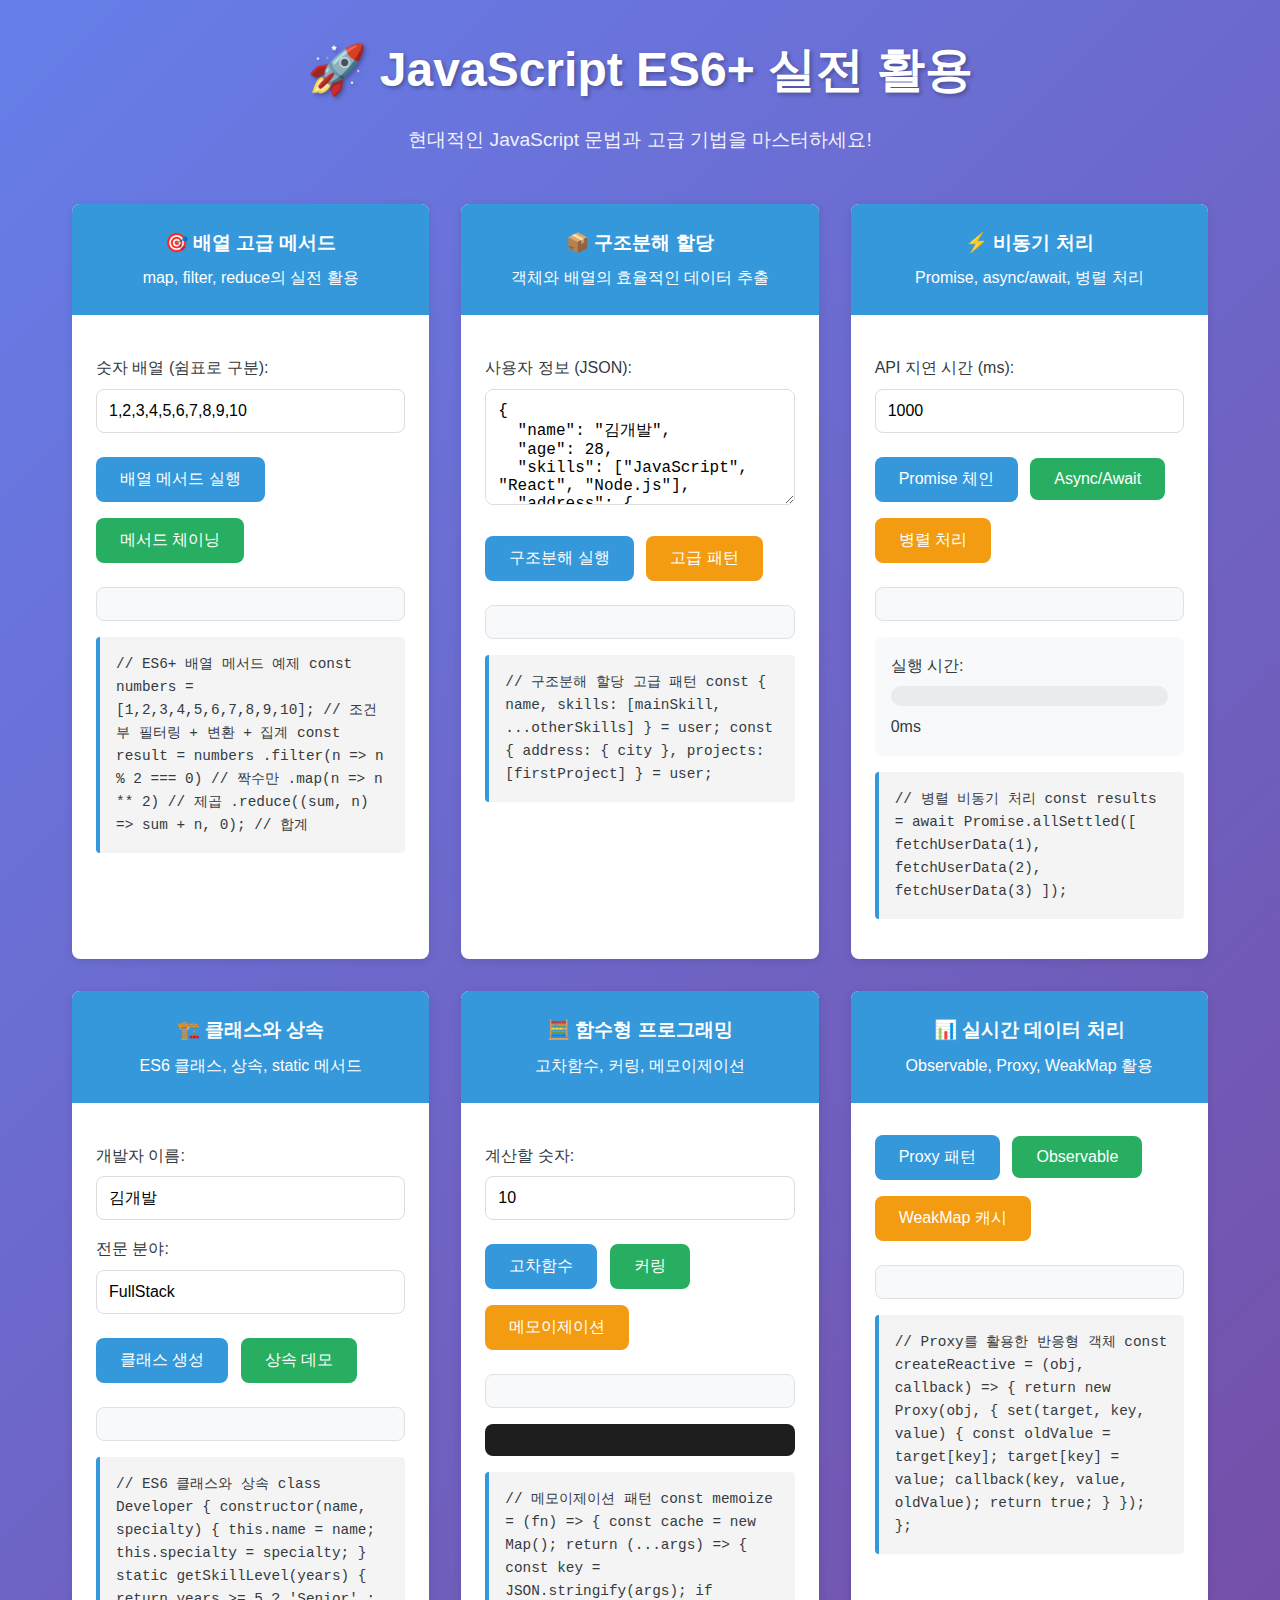
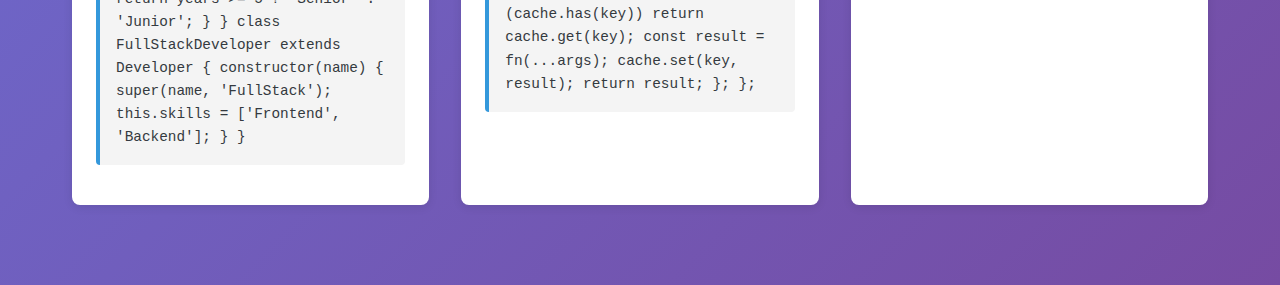
<file: lab3_1_es6_utilities.html>
<!DOCTYPE html>
<html lang="ko">
<head>
    <meta charset="UTF-8">
    <meta name="viewport" content="width=device-width, initial-scale=1.0">
    <title>Lab 3-1: JavaScript ES6+ 실전 활용</title>
    <style>
        * {
            margin: 0;
            padding: 0;
            box-sizing: border-box;
        }

        :root {
            --primary: #3498db;
            --secondary: #2c3e50;
            --success: #27ae60;
            --danger: #e74c3c;
            --warning: #f39c12;
            --light: #f8f9fa;
            --dark: #343a40;
            --border-radius: 8px;
            --shadow: 0 2px 10px rgba(0,0,0,0.1);
            --transition: all 0.3s ease;
        }

        body {
            font-family: 'Segoe UI', Tahoma, Geneva, Verdana, sans-serif;
            line-height: 1.6;
            color: var(--dark);
            background: linear-gradient(135deg, #667eea 0%, #764ba2 100%);
            min-height: 100vh;
        }

        .container {
            max-width: 1200px;
            margin: 0 auto;
            padding: 2rem;
        }

        .header {
            text-align: center;
            color: white;
            margin-bottom: 3rem;
        }

        .header h1 {
            font-size: 3rem;
            margin-bottom: 1rem;
            text-shadow: 2px 2px 4px rgba(0,0,0,0.3);
        }

        .header p {
            font-size: 1.2rem;
            opacity: 0.9;
        }

        .demo-grid {
            display: grid;
            grid-template-columns: repeat(auto-fit, minmax(350px, 1fr));
            gap: 2rem;
            margin-bottom: 3rem;
        }

        .demo-card {
            background: white;
            border-radius: var(--border-radius);
            box-shadow: var(--shadow);
            overflow: hidden;
            transition: var(--transition);
        }

        .demo-card:hover {
            transform: translateY(-5px);
            box-shadow: 0 4px 20px rgba(0,0,0,0.15);
        }

        .demo-header {
            background: var(--primary);
            color: white;
            padding: 1.5rem;
            text-align: center;
        }

        .demo-header h3 {
            margin-bottom: 0.5rem;
        }

        .demo-content {
            padding: 1.5rem;
        }

        .code-block {
            background: #f4f4f4;
            border-left: 4px solid var(--primary);
            padding: 1rem;
            margin: 1rem 0;
            border-radius: 4px;
            font-family: 'Courier New', monospace;
            font-size: 0.9rem;
            overflow-x: auto;
        }

        .result-box {
            background: var(--light);
            border: 1px solid #dee2e6;
            border-radius: var(--border-radius);
            padding: 1rem;
            margin: 1rem 0;
        }

        .result-box.success {
            background: #d4edda;
            border-color: #c3e6cb;
            color: #155724;
        }

        .result-box.error {
            background: #f8d7da;
            border-color: #f5c6cb;
            color: #721c24;
        }

        .btn {
            background: var(--primary);
            color: white;
            border: none;
            padding: 0.75rem 1.5rem;
            border-radius: var(--border-radius);
            cursor: pointer;
            font-size: 1rem;
            transition: var(--transition);
            margin: 0.5rem 0.5rem 0.5rem 0;
        }

        .btn:hover {
            background: var(--secondary);
            transform: translateY(-2px);
        }

        .btn-success { background: var(--success); }
        .btn-danger { background: var(--danger); }
        .btn-warning { background: var(--warning); }

        .input-group {
            margin: 1rem 0;
        }

        .input-group label {
            display: block;
            margin-bottom: 0.5rem;
            font-weight: 500;
        }

        .input-group input,
        .input-group textarea {
            width: 100%;
            padding: 0.75rem;
            border: 1px solid #ddd;
            border-radius: var(--border-radius);
            font-size: 1rem;
        }

        .input-group input:focus,
        .input-group textarea:focus {
            outline: none;
            border-color: var(--primary);
            box-shadow: 0 0 0 2px rgba(52, 152, 219, 0.2);
        }

        .array-demo {
            margin: 1rem 0;
        }

        .array-item {
            display: inline-block;
            background: var(--primary);
            color: white;
            padding: 0.5rem 1rem;
            margin: 0.25rem;
            border-radius: 20px;
            font-size: 0.9rem;
        }

        .console-output {
            background: #1e1e1e;
            color: #00ff00;
            padding: 1rem;
            border-radius: var(--border-radius);
            font-family: 'Courier New', monospace;
            font-size: 0.9rem;
            max-height: 200px;
            overflow-y: auto;
            margin: 1rem 0;
        }

        .performance-meter {
            background: var(--light);
            border-radius: var(--border-radius);
            padding: 1rem;
            margin: 1rem 0;
        }

        .performance-bar {
            background: #e9ecef;
            height: 20px;
            border-radius: 10px;
            overflow: hidden;
            margin: 0.5rem 0;
        }

        .performance-fill {
            background: linear-gradient(90deg, var(--success), var(--warning), var(--danger));
            height: 100%;
            transition: width 1s ease;
            border-radius: 10px;
        }

        @media (max-width: 768px) {
            .container {
                padding: 1rem;
            }
            
            .header h1 {
                font-size: 2rem;
            }
            
            .demo-grid {
                grid-template-columns: 1fr;
            }
        }

        /* 애니메이션 */
        @keyframes fadeInUp {
            from {
                opacity: 0;
                transform: translateY(30px);
            }
            to {
                opacity: 1;
                transform: translateY(0);
            }
        }

        .demo-card {
            animation: fadeInUp 0.6s ease forwards;
        }

        .demo-card:nth-child(2) { animation-delay: 0.1s; }
        .demo-card:nth-child(3) { animation-delay: 0.2s; }
        .demo-card:nth-child(4) { animation-delay: 0.3s; }
        .demo-card:nth-child(5) { animation-delay: 0.4s; }
        .demo-card:nth-child(6) { animation-delay: 0.5s; }
    </style>
</head>
<body>
    <div class="container">
        <div class="header">
            <h1>🚀 JavaScript ES6+ 실전 활용</h1>
            <p>현대적인 JavaScript 문법과 고급 기법을 마스터하세요!</p>
        </div>

        <div class="demo-grid">
            <!-- 배열 고급 메서드 데모 -->
            <div class="demo-card">
                <div class="demo-header">
                    <h3>🎯 배열 고급 메서드</h3>
                    <p>map, filter, reduce의 실전 활용</p>
                </div>
                <div class="demo-content">
                    <div class="input-group">
                        <label>숫자 배열 (쉼표로 구분):</label>
                        <input type="text" id="numberArray" placeholder="1,2,3,4,5,6,7,8,9,10" value="1,2,3,4,5,6,7,8,9,10">
                    </div>
                    
                    <button class="btn" onclick="demoArrayMethods()">배열 메서드 실행</button>
                    <button class="btn btn-success" onclick="demoChaining()">메서드 체이닝</button>
                    
                    <div id="arrayResults" class="result-box"></div>
                    
                    <div class="code-block">
// ES6+ 배열 메서드 예제
const numbers = [1,2,3,4,5,6,7,8,9,10];

// 조건부 필터링 + 변환 + 집계
const result = numbers
  .filter(n => n % 2 === 0)      // 짝수만
  .map(n => n ** 2)              // 제곱
  .reduce((sum, n) => sum + n, 0); // 합계
                    </div>
                </div>
            </div>

            <!-- 구조분해 할당 데모 -->
            <div class="demo-card">
                <div class="demo-header">
                    <h3>📦 구조분해 할당</h3>
                    <p>객체와 배열의 효율적인 데이터 추출</p>
                </div>
                <div class="demo-content">
                    <div class="input-group">
                        <label>사용자 정보 (JSON):</label>
                        <textarea id="userJson" rows="5">
{
  "name": "김개발",
  "age": 28,
  "skills": ["JavaScript", "React", "Node.js"],
  "address": {
    "city": "서울",
    "district": "강남구"
  },
  "projects": [
    {"name": "쇼핑몰", "tech": "React"},
    {"name": "블로그", "tech": "Vue.js"}
  ]
}
                        </textarea>
                    </div>
                    
                    <button class="btn" onclick="demoDestructuring()">구조분해 실행</button>
                    <button class="btn btn-warning" onclick="demoAdvancedDestructuring()">고급 패턴</button>
                    
                    <div id="destructuringResults" class="result-box"></div>
                    
                    <div class="code-block">
// 구조분해 할당 고급 패턴
const { name, skills: [mainSkill, ...otherSkills] } = user;
const { address: { city }, projects: [firstProject] } = user;
                    </div>
                </div>
            </div>

            <!-- Promise와 async/await 데모 -->
            <div class="demo-card">
                <div class="demo-header">
                    <h3>⚡ 비동기 처리</h3>
                    <p>Promise, async/await, 병렬 처리</p>
                </div>
                <div class="demo-content">
                    <div class="input-group">
                        <label>API 지연 시간 (ms):</label>
                        <input type="number" id="delayTime" value="1000" min="100" max="5000">
                    </div>
                    
                    <button class="btn" onclick="demoPromises()">Promise 체인</button>
                    <button class="btn btn-success" onclick="demoAsyncAwait()">Async/Await</button>
                    <button class="btn btn-warning" onclick="demoParallel()">병렬 처리</button>
                    
                    <div id="asyncResults" class="result-box"></div>
                    
                    <div class="performance-meter">
                        <label>실행 시간:</label>
                        <div class="performance-bar">
                            <div id="performanceBar" class="performance-fill" style="width: 0%"></div>
                        </div>
                        <span id="performanceText">0ms</span>
                    </div>
                    
                    <div class="code-block">
// 병렬 비동기 처리
const results = await Promise.allSettled([
  fetchUserData(1),
  fetchUserData(2),
  fetchUserData(3)
]);
                    </div>
                </div>
            </div>

            <!-- 클래스와 모듈 데모 -->
            <div class="demo-card">
                <div class="demo-header">
                    <h3>🏗️ 클래스와 상속</h3>
                    <p>ES6 클래스, 상속, static 메서드</p>
                </div>
                <div class="demo-content">
                    <div class="input-group">
                        <label>개발자 이름:</label>
                        <input type="text" id="devName" placeholder="김개발" value="김개발">
                    </div>
                    
                    <div class="input-group">
                        <label>전문 분야:</label>
                        <input type="text" id="devSpecialty" placeholder="Frontend, Backend, FullStack" value="FullStack">
                    </div>
                    
                    <button class="btn" onclick="demoClasses()">클래스 생성</button>
                    <button class="btn btn-success" onclick="demoInheritance()">상속 데모</button>
                    
                    <div id="classResults" class="result-box"></div>
                    
                    <div class="code-block">
// ES6 클래스와 상속
class Developer {
  constructor(name, specialty) {
    this.name = name;
    this.specialty = specialty;
  }
  
  static getSkillLevel(years) {
    return years >= 5 ? 'Senior' : 'Junior';
  }
}

class FullStackDeveloper extends Developer {
  constructor(name) {
    super(name, 'FullStack');
    this.skills = ['Frontend', 'Backend'];
  }
}
                    </div>
                </div>
            </div>

            <!-- 고급 함수형 프로그래밍 -->
            <div class="demo-card">
                <div class="demo-header">
                    <h3>🧮 함수형 프로그래밍</h3>
                    <p>고차함수, 커링, 메모이제이션</p>
                </div>
                <div class="demo-content">
                    <div class="input-group">
                        <label>계산할 숫자:</label>
                        <input type="number" id="calcNumber" value="10" min="1" max="50">
                    </div>
                    
                    <button class="btn" onclick="demoHigherOrder()">고차함수</button>
                    <button class="btn btn-success" onclick="demoCurrying()">커링</button>
                    <button class="btn btn-warning" onclick="demoMemoization()">메모이제이션</button>
                    
                    <div id="functionalResults" class="result-box"></div>
                    
                    <div class="console-output" id="functionalConsole"></div>
                    
                    <div class="code-block">
// 메모이제이션 패턴
const memoize = (fn) => {
  const cache = new Map();
  return (...args) => {
    const key = JSON.stringify(args);
    if (cache.has(key)) return cache.get(key);
    const result = fn(...args);
    cache.set(key, result);
    return result;
  };
};
                    </div>
                </div>
            </div>

            <!-- 실시간 데이터 처리 -->
            <div class="demo-card">
                <div class="demo-header">
                    <h3>📊 실시간 데이터 처리</h3>
                    <p>Observable, Proxy, WeakMap 활용</p>
                </div>
                <div class="demo-content">
                    <button class="btn" onclick="demoProxy()">Proxy 패턴</button>
                    <button class="btn btn-success" onclick="demoObservable()">Observable</button>
                    <button class="btn btn-warning" onclick="demoWeakMap()">WeakMap 캐시</button>
                    
                    <div id="advancedResults" class="result-box"></div>
                    
                    <div class="array-demo" id="proxyDemo"></div>
                    
                    <div class="code-block">
// Proxy를 활용한 반응형 객체
const createReactive = (obj, callback) => {
  return new Proxy(obj, {
    set(target, key, value) {
      const oldValue = target[key];
      target[key] = value;
      callback(key, value, oldValue);
      return true;
    }
  });
};
                    </div>
                </div>
            </div>
        </div>
    </div>

    <script>
        // 유틸리티 함수들
        const log = (message, target = 'console') => {
            const element = document.getElementById(target);
            if (element) {
                element.innerHTML += `<div>${new Date().toLocaleTimeString()}: ${message}</div>`;
                element.scrollTop = element.scrollHeight;
            }
            console.log(message);
        };

        const clearResults = (id) => {
            document.getElementById(id).innerHTML = '';
        };

        const showResult = (id, content, type = '') => {
            const element = document.getElementById(id);
            element.className = `result-box ${type}`;
            element.innerHTML = content;
        };

        // 1. 배열 고급 메서드 데모
        function demoArrayMethods() {
            const input = document.getElementById('numberArray').value;
            const numbers = input.split(',').map(n => parseInt(n.trim())).filter(n => !isNaN(n));
            
            const results = {
                original: numbers,
                doubled: numbers.map(n => n * 2),
                evens: numbers.filter(n => n % 2 === 0),
                sum: numbers.reduce((sum, n) => sum + n, 0),
                max: Math.max(...numbers),
                average: numbers.reduce((sum, n) => sum + n, 0) / numbers.length
            };
            
            showResult('arrayResults', `
                <h4>📊 배열 처리 결과</h4>
                <p><strong>원본:</strong> [${results.original.join(', ')}]</p>
                <p><strong>2배:</strong> [${results.doubled.join(', ')}]</p>
                <p><strong>짝수:</strong> [${results.evens.join(', ')}]</p>
                <p><strong>합계:</strong> ${results.sum}</p>
                <p><strong>최댓값:</strong> ${results.max}</p>
                <p><strong>평균:</strong> ${results.average.toFixed(2)}</p>
            `, 'success');
        }

        function demoChaining() {
            const input = document.getElementById('numberArray').value;
            const numbers = input.split(',').map(n => parseInt(n.trim())).filter(n => !isNaN(n));
            
            // 복잡한 메서드 체이닝 예제
            const result = numbers
                .filter(n => n > 3)                    // 3보다 큰 수
                .map(n => ({ value: n, square: n ** 2 })) // 객체로 변환
                .filter(obj => obj.square % 2 === 0)    // 제곱이 짝수인 것
                .reduce((acc, obj) => {                 // 집계
                    acc.sum += obj.value;
                    acc.items.push(obj);
                    return acc;
                }, { sum: 0, items: [] });
            
            showResult('arrayResults', `
                <h4>🔗 메서드 체이닝 결과</h4>
                <p><strong>조건:</strong> 3보다 크고, 제곱이 짝수인 수</p>
                <p><strong>합계:</strong> ${result.sum}</p>
                <p><strong>처리된 항목:</strong></p>
                <ul>
                    ${result.items.map(item => 
                        `<li>${item.value} → ${item.square}</li>`
                    ).join('')}
                </ul>
            `, 'success');
        }

        // 2. 구조분해 할당 데모
        function demoDestructuring() {
            try {
                const userJson = document.getElementById('userJson').value;
                const user = JSON.parse(userJson);
                
                // 기본 구조분해
                const { name, age, skills } = user;
                const { address: { city, district } } = user;
                const [firstSkill, secondSkill, ...otherSkills] = skills;
                
                showResult('destructuringResults', `
                    <h4>📦 기본 구조분해 결과</h4>
                    <p><strong>이름:</strong> ${name}</p>
                    <p><strong>나이:</strong> ${age}</p>
                    <p><strong>도시:</strong> ${city}, ${district}</p>
                    <p><strong>주요 스킬:</strong> ${firstSkill}</p>
                    <p><strong>보조 스킬:</strong> ${secondSkill}</p>
                    <p><strong>기타 스킬:</strong> [${otherSkills.join(', ')}]</p>
                `, 'success');
            } catch (error) {
                showResult('destructuringResults', `
                    <h4>❌ JSON 파싱 오류</h4>
                    <p>${error.message}</p>
                `, 'error');
            }
        }

        function demoAdvancedDestructuring() {
            try {
                const userJson = document.getElementById('userJson').value;
                const user = JSON.parse(userJson);
                
                // 고급 구조분해 패턴
                const { 
                    name: userName, 
                    skills: [mainSkill, ...restSkills], 
                    projects: [{ name: firstProjectName, tech: firstTech }],
                    address: { city = '미정', country = '대한민국' } = {}
                } = user;
                
                // 함수 매개변수 구조분해
                const analyzeUser = ({ name, skills, age }) => ({
                    isExperienced: age >= 25,
                    skillCount: skills.length,
                    profile: `${name}은(는) ${skills.join(', ')}에 능숙합니다.`
                });
                
                const analysis = analyzeUser(user);
                
                showResult('destructuringResults', `
                    <h4>🔧 고급 구조분해 결과</h4>
                    <p><strong>사용자명:</strong> ${userName}</p>
                    <p><strong>주 스킬:</strong> ${mainSkill}</p>
                    <p><strong>기타 스킬:</strong> [${restSkills.join(', ')}]</p>
                    <p><strong>첫 번째 프로젝트:</strong> ${firstProjectName} (${firstTech})</p>
                    <p><strong>위치:</strong> ${city}, ${country}</p>
                    <p><strong>경험 여부:</strong> ${analysis.isExperienced ? '경험자' : '신입'}</p>
                    <p><strong>프로필:</strong> ${analysis.profile}</p>
                `, 'success');
            } catch (error) {
                showResult('destructuringResults', `
                    <h4>❌ 처리 오류</h4>
                    <p>${error.message}</p>
                `, 'error');
            }
        }

        // 3. 비동기 처리 데모
        const simulateAPI = (data, delay) => {
            return new Promise((resolve, reject) => {
                setTimeout(() => {
                    if (Math.random() > 0.1) { // 90% 성공률
                        resolve({ status: 'success', data, timestamp: Date.now() });
                    } else {
                        reject(new Error('API 호출 실패'));
                    }
                }, delay);
            });
        };

        function demoPromises() {
            const delay = parseInt(document.getElementById('delayTime').value);
            const startTime = Date.now();
            
            showResult('asyncResults', '<p>⏳ Promise 체인 실행 중...</p>');
            
            simulateAPI('사용자 데이터', delay)
                .then(result => {
                    console.log('1단계 완료:', result);
                    return simulateAPI('프로필 데이터', delay / 2);
                })
                .then(result => {
                    console.log('2단계 완료:', result);
                    return simulateAPI('설정 데이터', delay / 3);
                })
                .then(result => {
                    const endTime = Date.now();
                    const duration = endTime - startTime;
                    
                    showResult('asyncResults', `
                        <h4>✅ Promise 체인 완료</h4>
                        <p><strong>총 실행 시간:</strong> ${duration}ms</p>
                        <p><strong>마지막 결과:</strong> ${JSON.stringify(result, null, 2)}</p>
                    `, 'success');
                    
                    updatePerformance(duration, delay * 2);
                })
                .catch(error => {
                    showResult('asyncResults', `
                        <h4>❌ Promise 체인 실패</h4>
                        <p>${error.message}</p>
                    `, 'error');
                });
        }

        async function demoAsyncAwait() {
            const delay = parseInt(document.getElementById('delayTime').value);
            const startTime = Date.now();
            
            showResult('asyncResults', '<p>⏳ Async/Await 실행 중...</p>');
            
            try {
                const step1 = await simulateAPI('사용자 데이터', delay);
                console.log('1단계 완료:', step1);
                
                const step2 = await simulateAPI('프로필 데이터', delay / 2);
                console.log('2단계 완료:', step2);
                
                const step3 = await simulateAPI('설정 데이터', delay / 3);
                console.log('3단계 완료:', step3);
                
                const endTime = Date.now();
                const duration = endTime - startTime;
                
                showResult('asyncResults', `
                    <h4>✅ Async/Await 완료</h4>
                    <p><strong>총 실행 시간:</strong> ${duration}ms</p>
                    <p><strong>처리 단계:</strong> 3단계 순차 실행</p>
                    <p><strong>최종 데이터:</strong> ${step3.data}</p>
                `, 'success');
                
                updatePerformance(duration, delay * 2);
            } catch (error) {
                showResult('asyncResults', `
                    <h4>❌ Async/Await 실패</h4>
                    <p>${error.message}</p>
                `, 'error');
            }
        }

        async function demoParallel() {
            const delay = parseInt(document.getElementById('delayTime').value);
            const startTime = Date.now();
            
            showResult('asyncResults', '<p>⏳ 병렬 처리 실행 중...</p>');
            
            try {
                const promises = [
                    simulateAPI('사용자 1', delay),
                    simulateAPI('사용자 2', delay),
                    simulateAPI('사용자 3', delay)
                ];
                
                const results = await Promise.allSettled(promises);
                const endTime = Date.now();
                const duration = endTime - startTime;
                
                const successful = results.filter(r => r.status === 'fulfilled').length;
                const failed = results.filter(r => r.status === 'rejected').length;
                
                showResult('asyncResults', `
                    <h4>🚀 병렬 처리 완료</h4>
                    <p><strong>실행 시간:</strong> ${duration}ms (순차 대비 ${Math.round((delay * 3) / duration * 100)}% 빠름)</p>
                    <p><strong>성공:</strong> ${successful}개, <strong>실패:</strong> ${failed}개</p>
                    <p><strong>결과:</strong></p>
                    <ul>
                        ${results.map((result, index) => 
                            `<li>사용자 ${index + 1}: ${result.status === 'fulfilled' ? '✅ 성공' : '❌ 실패'}</li>`
                        ).join('')}
                    </ul>
                `, 'success');
                
                updatePerformance(duration, delay);
            } catch (error) {
                showResult('asyncResults', `
                    <h4>❌ 병렬 처리 실패</h4>
                    <p>${error.message}</p>
                `, 'error');
            }
        }

        function updatePerformance(actual, expected) {
            const percentage = Math.min((actual / expected) * 100, 100);
            const bar = document.getElementById('performanceBar');
            const text = document.getElementById('performanceText');
            
            bar.style.width = percentage + '%';
            text.textContent = `${actual}ms`;
        }

        // 4. 클래스와 상속 데모
        class Developer {
            constructor(name, specialty) {
                this.name = name;
                this.specialty = specialty;
                this.projects = [];
                this.experience = 0;
            }
            
            addProject(project) {
                this.projects.push(project);
                this.experience += 0.5;
            }
            
            getLevel() {
                if (this.experience >= 5) return 'Senior';
                if (this.experience >= 2) return 'Mid-level';
                return 'Junior';
            }
            
            static compareExperience(dev1, dev2) {
                return dev2.experience - dev1.experience;
            }
            
            toString() {
                return `${this.name} (${this.specialty}) - ${this.getLevel()}`;
            }
        }

        class FullStackDeveloper extends Developer {
            constructor(name) {
                super(name, 'FullStack');
                this.frontendSkills = [];
                this.backendSkills = [];
            }
            
            addSkill(skill, type = 'frontend') {
                if (type === 'frontend') {
                    this.frontendSkills.push(skill);
                } else {
                    this.backendSkills.push(skill);
                }
            }
            
            getSkillSummary() {
                return {
                    frontend: this.frontendSkills,
                    backend: this.backendSkills,
                    total: this.frontendSkills.length + this.backendSkills.length
                };
            }
        }

        function demoClasses() {
            const name = document.getElementById('devName').value || '김개발';
            const specialty = document.getElementById('devSpecialty').value || 'FullStack';
            
            const dev = new Developer(name, specialty);
            dev.addProject('쇼핑몰 프로젝트');
            dev.addProject('블로그 시스템');
            dev.addProject('관리자 대시보드');
            
            showResult('classResults', `
                <h4>👩‍💻 개발자 클래스 생성</h4>
                <p><strong>개발자:</strong> ${dev.toString()}</p>
                <p><strong>경험치:</strong> ${dev.experience}년</p>
                <p><strong>레벨:</strong> ${dev.getLevel()}</p>
                <p><strong>프로젝트:</strong> ${dev.projects.join(', ')}</p>
            `, 'success');
        }

        function demoInheritance() {
            const name = document.getElementById('devName').value || '김개발';
            
            const fullStackDev = new FullStackDeveloper(name);
            fullStackDev.addSkill('React', 'frontend');
            fullStackDev.addSkill('Vue.js', 'frontend');
            fullStackDev.addSkill('Node.js', 'backend');
            fullStackDev.addSkill('Spring Boot', 'backend');
            fullStackDev.addProject('E-commerce Platform');
            fullStackDev.addProject('Real-time Chat App');
            
            const skills = fullStackDev.getSkillSummary();
            
            showResult('classResults', `
                <h4>🎯 풀스택 개발자 (상속)</h4>
                <p><strong>개발자:</strong> ${fullStackDev.toString()}</p>
                <p><strong>프론트엔드 스킬:</strong> ${skills.frontend.join(', ')}</p>
                <p><strong>백엔드 스킬:</strong> ${skills.backend.join(', ')}</p>
                <p><strong>총 스킬 수:</strong> ${skills.total}개</p>
                <p><strong>경험치:</strong> ${fullStackDev.experience}년</p>
                <p><strong>instanceof 확인:</strong> ${fullStackDev instanceof Developer ? '✅' : '❌'}</p>
            `, 'success');
        }

        // 5. 함수형 프로그래밍 데모
        function demoHigherOrder() {
            const num = parseInt(document.getElementById('calcNumber').value);
            clearResults('functionalConsole');
            
            // 고차함수 예제
            const createMultiplier = (factor) => (x) => x * factor;
            const createValidator = (condition) => (value) => condition(value);
            
            const double = createMultiplier(2);
            const triple = createMultiplier(3);
            const isEven = createValidator(x => x % 2 === 0);
            const isPositive = createValidator(x => x > 0);
            
            const numbers = Array.from({length: num}, (_, i) => i + 1);
            const results = numbers.map(n => ({
                original: n,
                doubled: double(n),
                tripled: triple(n),
                isEven: isEven(n),
                isPositive: isPositive(n)
            }));
            
            log(`고차함수 실행 결과 (${num}개 항목):`, 'functionalConsole');
            results.slice(0, 5).forEach(r => {
                log(`${r.original} → 2배: ${r.doubled}, 3배: ${r.tripled}, 짝수: ${r.isEven}, 양수: ${r.isPositive}`, 'functionalConsole');
            });
            
            showResult('functionalResults', `
                <h4>🔧 고차함수 실행 완료</h4>
                <p>createMultiplier와 createValidator 팩토리 함수를 사용하여 ${num}개 숫자를 처리했습니다.</p>
            `, 'success');
        }

        function demoCurrying() {
            const num = parseInt(document.getElementById('calcNumber').value);
            clearResults('functionalConsole');
            
            // 커링 예제
            const curriedAdd = (a) => (b) => (c) => a + b + c;
            const curriedMultiply = (a) => (b) => (c) => a * b * c;
            
            // 부분 적용
            const add5 = curriedAdd(5);
            const add5And3 = add5(3);
            
            const multiply2 = curriedMultiply(2);
            const multiply2And3 = multiply2(3);
            
            log('커링 함수 실행:', 'functionalConsole');
            log(`curriedAdd(5)(3)(${num}) = ${add5And3(num)}`, 'functionalConsole');
            log(`curriedMultiply(2)(3)(${num}) = ${multiply2And3(num)}`, 'functionalConsole');
            
            // 실용적인 커링 예제
            const fetchData = (method) => (url) => (data) => {
                return `${method} 요청을 ${url}에 ${JSON.stringify(data)} 데이터로 전송`;
            };
            
            const get = fetchData('GET');
            const post = fetchData('POST');
            const getUserData = get('/api/users');
            const createUser = post('/api/users');
            
            log(getUserData({ id: num }), 'functionalConsole');
            log(createUser({ name: '새 사용자' }), 'functionalConsole');
            
            showResult('functionalResults', `
                <h4>🍛 커링 패턴 완료</h4>
                <p>함수의 부분 적용을 통해 재사용 가능한 함수들을 생성했습니다.</p>
            `, 'success');
        }

        function demoMemoization() {
            const num = parseInt(document.getElementById('calcNumber').value);
            clearResults('functionalConsole');
            
            // 메모이제이션 구현
            const memoize = (fn) => {
                const cache = new Map();
                return (...args) => {
                    const key = JSON.stringify(args);
                    if (cache.has(key)) {
                        log(`💾 캐시에서 반환: ${key}`, 'functionalConsole');
                        return cache.get(key);
                    }
                    log(`🔄 새로 계산: ${key}`, 'functionalConsole');
                    const result = fn(...args);
                    cache.set(key, result);
                    return result;
                };
            };
            
            // 피보나치 수열 (비효율적 재귀)
            const fibonacci = (n) => {
                if (n <= 1) return n;
                return fibonacci(n - 1) + fibonacci(n - 2);
            };
            
            const memoizedFibonacci = memoize(fibonacci);
            
            const startTime = performance.now();
            const result1 = memoizedFibonacci(num);
            const firstTime = performance.now() - startTime;
            
            const start2 = performance.now();
            const result2 = memoizedFibonacci(num); // 캐시에서 반환
            const secondTime = performance.now() - start2;
            
            log(`fibonacci(${num}) = ${result1}`, 'functionalConsole');
            log(`첫 번째 실행: ${firstTime.toFixed(2)}ms`, 'functionalConsole');
            log(`두 번째 실행: ${secondTime.toFixed(2)}ms (${Math.round(firstTime / secondTime)}배 빠름)`, 'functionalConsole');
            
            showResult('functionalResults', `
                <h4>🧠 메모이제이션 완료</h4>
                <p>캐싱을 통해 ${Math.round(firstTime / secondTime)}배의 성능 향상을 달성했습니다.</p>
            `, 'success');
        }

        // 6. 고급 기능 데모
        function demoProxy() {
            clearResults('proxyDemo');
            
            const target = { count: 0, name: 'Counter' };
            
            const reactiveProxy = new Proxy(target, {
                set(obj, key, value) {
                    const oldValue = obj[key];
                    obj[key] = value;
                    
                    // UI 업데이트
                    const proxyDemo = document.getElementById('proxyDemo');
                    proxyDemo.innerHTML += `<div class="array-item">${key}: ${oldValue} → ${value}</div>`;
                    
                    console.log(`🔄 Proxy: ${key} 변경됨 (${oldValue} → ${value})`);
                    return true;
                },
                
                get(obj, key) {
                    console.log(`👁️ Proxy: ${key} 속성 접근됨`);
                    return obj[key];
                }
            });
            
            // 테스트
            reactiveProxy.count = 1;
            reactiveProxy.count = 2;
            reactiveProxy.name = 'Advanced Counter';
            reactiveProxy.count += 3;
            
            showResult('advancedResults', `
                <h4>🔍 Proxy 패턴 완료</h4>
                <p>객체의 속성 변경을 실시간으로 감지하고 UI를 업데이트했습니다.</p>
            `, 'success');
        }

        function demoObservable() {
            // 간단한 Observable 구현
            class SimpleObservable {
                constructor() {
                    this.observers = [];
                }
                
                subscribe(callback) {
                    this.observers.push(callback);
                    return () => {
                        this.observers = this.observers.filter(obs => obs !== callback);
                    };
                }
                
                next(value) {
                    this.observers.forEach(callback => callback(value));
                }
            }
            
            const dataStream = new SimpleObservable();
            const results = [];
            
            // 구독자들
            const unsubscribe1 = dataStream.subscribe(data => {
                results.push(`Observer 1: ${data}`);
            });
            
            const unsubscribe2 = dataStream.subscribe(data => {
                results.push(`Observer 2: ${data.toUpperCase()}`);
            });
            
            // 데이터 스트림
            ['hello', 'world', 'observable', 'pattern'].forEach((word, index) => {
                setTimeout(() => {
                    dataStream.next(word);
                    
                    if (index === 3) {
                        showResult('advancedResults', `
                            <h4>📡 Observable 패턴 완료</h4>
                            <p>데이터 스트림을 관찰하는 패턴을 구현했습니다:</p>
                            <ul>
                                ${results.map(r => `<li>${r}</li>`).join('')}
                            </ul>
                        `, 'success');
                    }
                }, index * 500);
            });
        }

        function demoWeakMap() {
            // WeakMap 캐시 예제
            const cache = new WeakMap();
            
            class ExpensiveCalculation {
                constructor(data) {
                    this.data = data;
                }
                
                process() {
                    // 무거운 계산 시뮬레이션
                    return this.data.reduce((acc, val) => acc + val * val, 0);
                }
            }
            
            const getCachedResult = (obj) => {
                if (cache.has(obj)) {
                    console.log('💾 WeakMap 캐시에서 반환');
                    return cache.get(obj);
                }
                
                console.log('🔄 새로 계산 후 WeakMap에 저장');
                const result = obj.process();
                cache.set(obj, result);
                return result;
            };
            
            // 테스트
            const calc1 = new ExpensiveCalculation([1, 2, 3, 4, 5]);
            const calc2 = new ExpensiveCalculation([6, 7, 8, 9, 10]);
            
            const result1 = getCachedResult(calc1);
            const result2 = getCachedResult(calc1); // 캐시에서 반환
            const result3 = getCachedResult(calc2);
            
            showResult('advancedResults', `
                <h4>🗃️ WeakMap 캐시 완료</h4>
                <p>객체를 키로 하는 캐싱 시스템을 구현했습니다:</p>
                <ul>
                    <li>계산 1: ${result1} (새로 계산)</li>
                    <li>계산 1 (재실행): ${result2} (캐시에서 반환)</li>
                    <li>계산 2: ${result3} (새로 계산)</li>
                </ul>
                <p>WeakMap은 객체가 가비지 컬렉션될 때 자동으로 캐시도 정리됩니다.</p>
            `, 'success');
        }

        // 페이지 로드 시 초기화
        document.addEventListener('DOMContentLoaded', function() {
            console.log('🚀 JavaScript ES6+ Lab 초기화 완료');
            
            // 키보드 단축키
            document.addEventListener('keydown', function(e) {
                if (e.ctrlKey || e.metaKey) {
                    switch(e.key) {
                        case '1':
                            e.preventDefault();
                            demoArrayMethods();
                            break;
                        case '2':
                            e.preventDefault();
                            demoDestructuring();
                            break;
                        case '3':
                            e.preventDefault();
                            demoAsyncAwait();
                            break;
                        case '4':
                            e.preventDefault();
                            demoClasses();
                            break;
                    }
                }
            });
        });
    </script>
</body>
</html>
</file>
<file: html_css_pro_week1_2_materials/css/style.css>
:root {
  --main-color: #3b82f6;
  --text-color: #1f2937;
  --bg-color: #ffffff;
}

body {
  font-family: 'Segoe UI', sans-serif;
  margin: 0;
  background-color: var(--bg-color);
  color: var(--text-color);
}

.header, .footer {
  background-color: var(--main-color);
  color: white;
  padding: 1rem;
}

.container {
  max-width: 1200px;
  margin: 0 auto;
  display: flex;
  justify-content: space-between;
  align-items: center;
}

.nav ul {
  list-style: none;
  display: flex;
  gap: 1rem;
}

.hero {
  padding: 4rem 2rem;
  text-align: center;
}

.cta-btn {
  background-color: var(--main-color);
  color: white;
  padding: 0.8rem 1.5rem;
  border: none;
  cursor: pointer;
}

@media (max-width: 768px) {
  .container {
    flex-direction: column;
    text-align: center;
  }
}
</file>
<file: html_css_week1_2_materials/style.css>
body { margin: 0; padding: 0; font-family: Arial; }
header, nav, main, footer {
  padding: 20px;
  border: 1px solid #ccc;
}
main {
  display: flex;
  gap: 10px;
}
</file>
